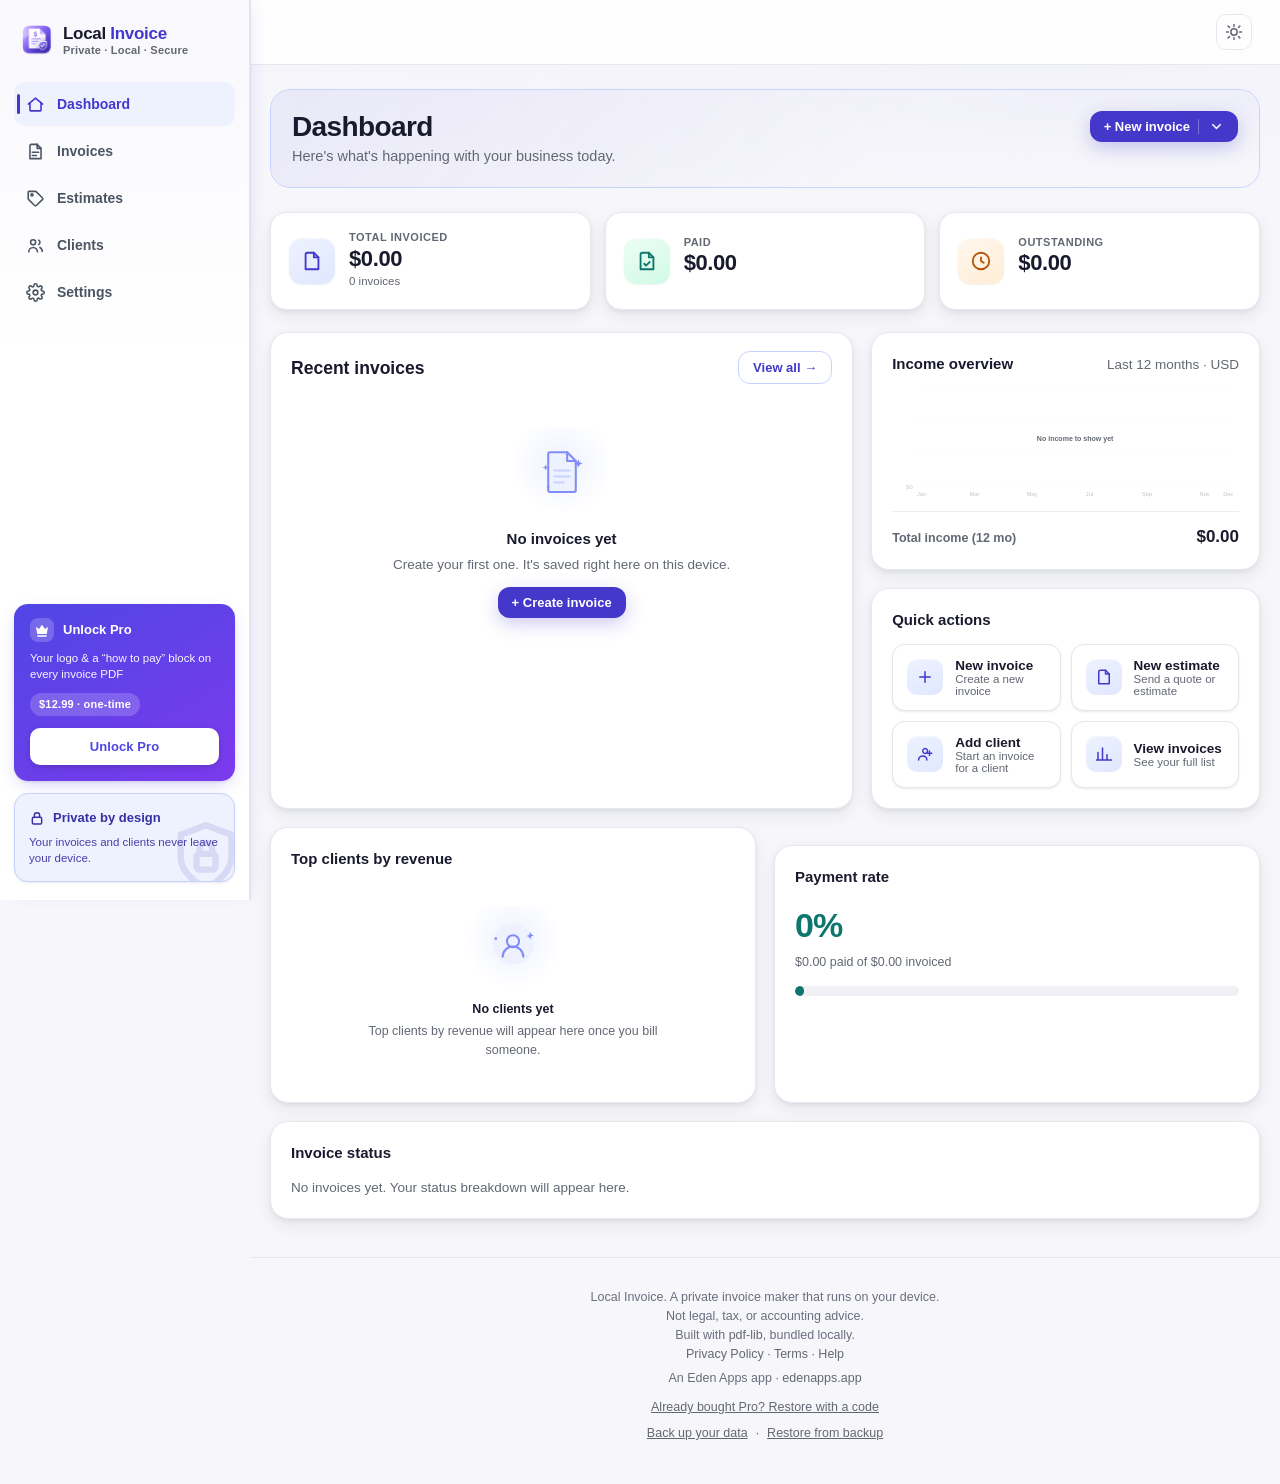
<file: index.html>
<!DOCTYPE html>
<html lang="en">
<head>
  <meta charset="UTF-8">
  <meta http-equiv="Content-Security-Policy" content="default-src 'self'; script-src 'self' https://js.stripe.com; style-src 'self' 'unsafe-inline'; img-src 'self' data: blob: https://da08ctfrofx1b.cloudfront.net; font-src 'self'; connect-src 'self' https://api.revenuecat.com https://e.revenue.cat https://js.stripe.com; worker-src 'self' blob:; frame-src https://js.stripe.com; child-src 'self' blob:; object-src 'none'; base-uri 'self'; form-action 'none'">
  <meta name="viewport" content="width=device-width, initial-scale=1.0, viewport-fit=cover">
  <title>Local Invoice: Private Invoice Maker</title>
  <meta name="description" content="Create and send professional invoices right on your device. Your clients, line items, and income never leave your device. No uploads, no accounts, no cross-app tracking.">
  <link rel="icon" href="assets/favicon.svg" type="image/svg+xml">
  <link rel="icon" type="image/png" sizes="32x32" href="assets/favicon-32.png">
  <link rel="icon" type="image/png" sizes="16x16" href="assets/favicon-16.png">
  <link rel="apple-touch-icon" href="assets/apple-touch-icon.png">
  <link rel="canonical" href="https://localinvoiceapp.com/">
  <meta name="theme-color" content="#ffffff" media="(prefers-color-scheme: light)">
  <meta name="theme-color" content="#0f1115" media="(prefers-color-scheme: dark)">
  <link rel="manifest" href="assets/manifest.webmanifest">
  <!-- Open Graph / social share -->
  <meta property="og:type" content="website">
  <meta property="og:site_name" content="Local Invoice">
  <meta property="og:url" content="https://localinvoiceapp.com/">
  <meta property="og:title" content="Local Invoice: Private invoices that never leave your device">
  <meta property="og:description" content="Create and send professional invoices right on your device. Your clients, line items, and income never leave your device. No uploads, no accounts, no cross-app tracking.">
  <meta property="og:image" content="https://localinvoiceapp.com/assets/og-image.png">
  <meta property="og:image:width" content="1200">
  <meta property="og:image:height" content="630">
  <meta property="og:image:alt" content="Local Invoice: private, on your device">
  <meta name="twitter:card" content="summary_large_image">
  <meta name="twitter:title" content="Local Invoice: Private invoices that never leave your device">
  <meta name="twitter:description" content="Create and send professional invoices right on your device. Your clients, line items, and income never leave your device. No uploads, no accounts, no cross-app tracking.">
  <meta name="twitter:image" content="https://localinvoiceapp.com/assets/og-image.png">
  <!-- Applies the saved theme before first paint (external file to satisfy the strict CSP). -->
  <script src="theme-init.js?v=b00b656581"></script>
  <link rel="stylesheet" href="styles.css?v=b00b656581">
  <script type="application/ld+json">{"@context":"https://schema.org","@type":"SoftwareApplication","name":"Local Invoice","url":"https://localinvoiceapp.com/","description":"Create and send professional invoices right on your device. Your clients, line items, and income never leave your device — no uploads, no accounts, no cross-app tracking.","applicationCategory":"FinanceApplication","operatingSystem":"Web, iOS","isAccessibleForFree":true,"browserRequirements":"Requires JavaScript. Runs on your device — no account, no upload.","publisher":{"@type":"Organization","name":"Local Invoice"}}</script>
</head>
<body>
  <a class="skip-link" href="#appMain">Skip to content</a>
  <div class="app-shell">
    <!-- ── Sidebar nav ─────────────────────────────────────────────── -->
    <aside class="sidebar" id="sidebar">
      <div class="sidebar-brand" id="logo" role="button" tabindex="0" aria-label="Local Invoice: go to dashboard">
        <img src="assets/brand-icon-512.png" alt="Local Invoice logo" class="brand-logo" width="30" height="30">
        <div class="sidebar-brand-text">
          <b>Local <span class="wordmark-accent">Invoice</span></b>
          <span class="sidebar-brand-sub">Private · Local · Secure</span>
        </div>
      </div>

      <nav class="sidebar-nav" id="sidebarNav" aria-label="Main">
        <a class="nav-item" href="#/dashboard" data-route="dashboard">
          <svg aria-hidden="true" viewBox="0 0 24 24" fill="none" stroke="currentColor" stroke-width="2" stroke-linecap="round" stroke-linejoin="round"><path d="M3 11.5 12 4l9 7.5"/><path d="M5 10v9a1 1 0 0 0 1 1h12a1 1 0 0 0 1-1v-9"/></svg>
          <span>Dashboard</span>
        </a>
        <a class="nav-item" href="#/invoices" data-route="invoices">
          <svg aria-hidden="true" viewBox="0 0 24 24" fill="none" stroke="currentColor" stroke-width="2" stroke-linecap="round" stroke-linejoin="round"><path d="M7 3h7l5 5v13a0 0 0 0 1 0 0H5a0 0 0 0 1 0 0V5a2 2 0 0 1 2-2z"/><path d="M14 3v5h5"/><path d="M8 13h8M8 17h5"/></svg>
          <span>Invoices</span>
        </a>
        <a class="nav-item nav-estimates" href="#/estimates" data-route="estimates">
          <svg aria-hidden="true" viewBox="0 0 24 24" fill="none" stroke="currentColor" stroke-width="2" stroke-linecap="round" stroke-linejoin="round"><path d="M20.6 13.4 13.4 20.6a2 2 0 0 1-2.8 0l-7.2-7.2a2 2 0 0 1-.6-1.4V4a1 1 0 0 1 1-1h7.9a2 2 0 0 1 1.4.6l7.5 7.5a2 2 0 0 1 0 2.8z"/><circle cx="7.5" cy="7.5" r="1.3"/></svg>
          <span>Estimates</span>
        </a>
        <a class="nav-item" href="#/clients" data-route="clients">
          <svg aria-hidden="true" viewBox="0 0 24 24" fill="none" stroke="currentColor" stroke-width="2" stroke-linecap="round" stroke-linejoin="round"><circle cx="9" cy="8" r="3.2"/><path d="M3.5 20a5.5 5.5 0 0 1 11 0"/><path d="M16 5.2a3.2 3.2 0 0 1 0 5.6"/><path d="M17.5 14.5a5.5 5.5 0 0 1 3 5"/></svg>
          <span>Clients</span>
        </a>
        <a class="nav-item" href="#/settings" data-route="settings">
          <svg aria-hidden="true" viewBox="0 0 24 24" fill="none" stroke="currentColor" stroke-width="2" stroke-linecap="round" stroke-linejoin="round"><circle cx="12" cy="12" r="3"/><path d="M19.4 15a1.65 1.65 0 0 0 .33 1.82l.06.06a2 2 0 1 1-2.83 2.83l-.06-.06a1.65 1.65 0 0 0-1.82-.33 1.65 1.65 0 0 0-1 1.51V21a2 2 0 0 1-4 0v-.09A1.65 1.65 0 0 0 9 19.4a1.65 1.65 0 0 0-1.82.33l-.06.06a2 2 0 1 1-2.83-2.83l.06-.06a1.65 1.65 0 0 0 .33-1.82 1.65 1.65 0 0 0-1.51-1H3a2 2 0 0 1 0-4h.09A1.65 1.65 0 0 0 4.6 9a1.65 1.65 0 0 0-.33-1.82l-.06-.06a2 2 0 1 1 2.83-2.83l.06.06a1.65 1.65 0 0 0 1.82.33H9a1.65 1.65 0 0 0 1-1.51V3a2 2 0 0 1 4 0v.09a1.65 1.65 0 0 0 1 1.51 1.65 1.65 0 0 0 1.82-.33l.06-.06a2 2 0 1 1 2.83 2.83l-.06.06a1.65 1.65 0 0 0-.33 1.82V9a1.65 1.65 0 0 0 1.51 1H21a2 2 0 0 1 0 4h-.09a1.65 1.65 0 0 0-1.51 1z"/></svg>
          <span>Settings</span>
        </a>
      </nav>

      <div class="sidebar-foot">
        <!-- Unlock Pro card is rendered imperatively into this slot by app.js
             (renderUnlockProCard) and hidden entirely for Pro owners. -->
        <div id="unlockProSlot"></div>
        <div class="privacy-card">
          <div class="privacy-card-head">
            <svg aria-hidden="true" viewBox="0 0 24 24" fill="none" stroke="currentColor" stroke-width="2.2" stroke-linecap="round" stroke-linejoin="round"><rect x="5" y="11" width="14" height="10" rx="2"/><path d="M8 11V8a4 4 0 0 1 8 0v3"/></svg>
            <b>Private by design</b>
          </div>
          <p>Your invoices and clients never leave your device.</p>
        </div>
      </div>
    </aside>

    <!-- ── Main column ─────────────────────────────────────────────── -->
    <div class="app-col">
      <div class="topbar">
        <button type="button" class="nav-toggle" id="navToggle" aria-label="Toggle navigation" aria-expanded="false">
          <svg aria-hidden="true" viewBox="0 0 24 24" fill="none" stroke="currentColor" stroke-width="2.2" stroke-linecap="round" stroke-linejoin="round"><path d="M4 6h16M4 12h16M4 18h16"/></svg>
        </button>
        <div class="topbar-right">
          <button type="button" id="unlockProTopbar" class="topbar-unlock-pro pro-owned" aria-label="Unlock Local Invoice Pro, $12.99 one-time">
            <svg viewBox="0 0 24 24" fill="currentColor" aria-hidden="true"><path d="M3 7l4.5 3.5L12 4l4.5 6.5L21 7l-1.8 11H4.8L3 7zm2 13h14v1.5a.5.5 0 0 1-.5.5h-13a.5.5 0 0 1-.5-.5V20z"/></svg>
            <span>Unlock Pro</span>
          </button>
          <button type="button" id="newInvoiceBtn" class="btn sm topbar-new">+ New invoice</button>
          <button type="button" id="themeToggle" class="theme-toggle" aria-label="Switch theme">
            <svg class="theme-icon-sun" aria-hidden="true" viewBox="0 0 24 24" fill="none" stroke="currentColor" stroke-width="2" stroke-linecap="round" stroke-linejoin="round"><circle cx="12" cy="12" r="4.2"/><path d="M12 2v2.5M12 19.5V22M4.2 4.2l1.8 1.8M18 18l1.8 1.8M2 12h2.5M19.5 12H22M4.2 19.8 6 18M18 6l1.8-1.8"/></svg>
            <svg class="theme-icon-moon" aria-hidden="true" viewBox="0 0 24 24" fill="none" stroke="currentColor" stroke-width="2" stroke-linecap="round" stroke-linejoin="round"><path d="M21 12.8A9 9 0 1 1 11.2 3a7 7 0 0 0 9.8 9.8z"/></svg>
          </button>
        </div>
      </div>

      <main class="app-main" id="appMain" tabindex="-1">
        <!-- ── DASHBOARD ROUTE ─────────────────────────────────────── -->
        <section id="view-dashboard" class="route-view"></section>

        <!-- ── INVOICES ROUTE ──────────────────────────────────────── -->
        <section id="view-invoices" class="route-view hidden"></section>

        <!-- ── ESTIMATES ROUTE ─────────────────────────────────────── -->
        <section id="view-estimates" class="route-view hidden"></section>

        <!-- ── CLIENTS ROUTE ───────────────────────────────────────── -->
        <section id="view-clients" class="route-view hidden"></section>

        <!-- ── SETTINGS ROUTE ──────────────────────────────────────── -->
        <section id="view-settings" class="route-view hidden"></section>

        <!-- ── HUB (legacy list container — reused by list views) ───── -->
        <div id="hub" class="hidden">
          <div class="wrap">
            <div id="recurringPrompts" class="recurring-prompts hidden"></div>
            <div class="section-head">
              <h2>Your invoices</h2>
              <button type="button" id="insightsBtn" class="btn ghost sm hidden">Insights</button>
            </div>
            <div id="hubSummary" class="hub-summary hidden"></div>
            <div id="hubControls" class="hub-controls hidden"></div>
            <div id="invoiceList" class="invoice-list"></div>
            <div id="emptyState" class="empty hidden">
              <p>No invoices yet.</p>
              <p class="muted">Create your first one. It's saved right here on this device.</p>
            </div>
          </div>
        </div>

        <!-- ── INSIGHTS (legacy — folded into Dashboard, kept for reuse) ─ -->
        <div id="insights" class="insights hidden"></div>

        <!-- ── EDITOR (overlay route) ──────────────────────────────── -->
        <div id="editor" class="editor hidden"></div>

        <footer>
          Local Invoice. A private invoice maker that runs on your device.<br>
          Not legal, tax, or accounting advice.<br>
          Built with <a href="https://pdf-lib.js.org" target="_blank" rel="noopener">pdf-lib</a>, bundled locally.<br>
          <a href="privacy.html">Privacy Policy</a> · <a href="https://edenapps.app/terms.html" target="_blank" rel="noopener">Terms</a> · <a href="support.html">Help</a><br>
          <span class="eden-byline">An Eden Apps app · <a href="https://edenapps.app" target="_blank" rel="noopener">edenapps.app</a></span><br>
          <button type="button" id="footerRestoreLink" class="restore-link" style="margin-top: 8px;">Already bought Pro? Restore with a code</button>
          <button type="button" id="footerLicenseLink" class="restore-link hidden">View your Pro license card</button>
          <div class="footer-tools">
            <button type="button" id="footerBackupBtn" class="restore-link">Back up your data</button>
            <span aria-hidden="true">·</span>
            <button type="button" id="footerRestoreBackupBtn" class="restore-link">Restore from backup</button>
            <input type="file" id="vaultFileInput" accept=".json,application/json" class="hidden">
          </div>
        </footer>
      </main>
    </div>
    <div class="sidebar-scrim" id="sidebarScrim" hidden></div>
  </div>

  <!-- pdf-lib is lazy-loaded on first PDF export (see ensurePdfLib in app.js) -->
  <script src="billing.js?v=b00b656581"></script>
  <script src="app.js?v=b00b656581"></script>
</body>
</html>
</file>
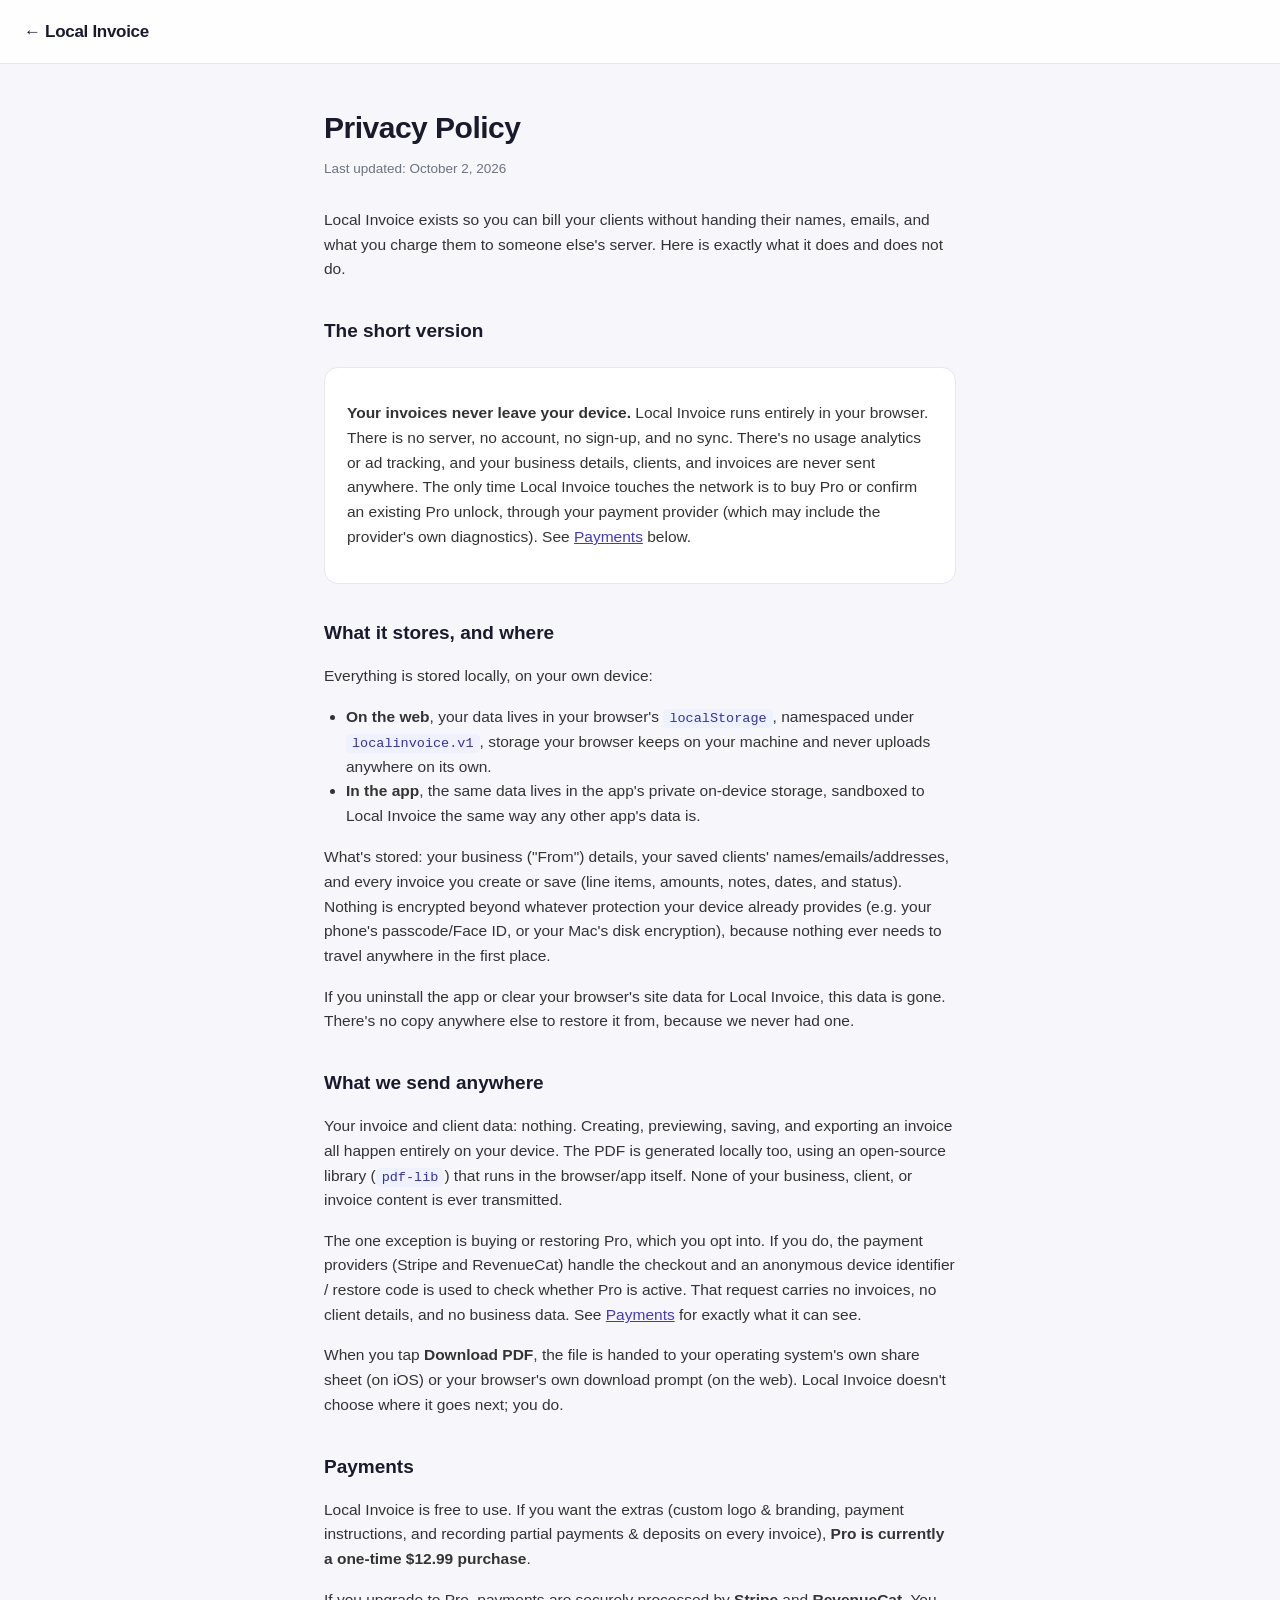
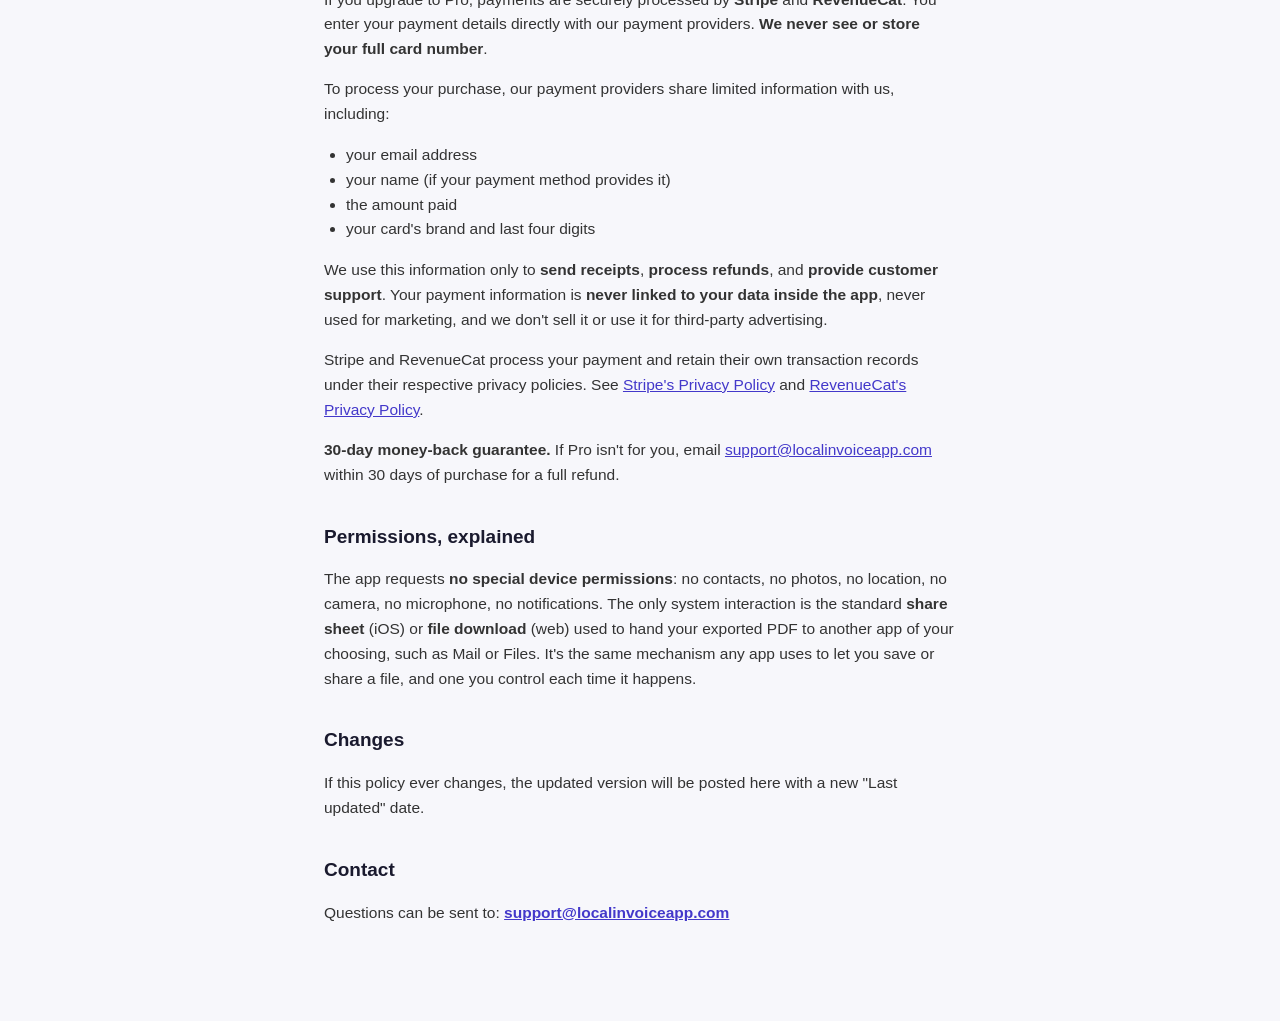
<file: privacy.html>
<!DOCTYPE html>
<html lang="en">
<head>
<meta charset="UTF-8">
<meta name="viewport" content="width=device-width, initial-scale=1, viewport-fit=cover">
<title>Local Invoice: Privacy Policy</title>
<meta name="description" content="Local Invoice privacy policy. Your invoices, clients, and business data stay on your device. No server, no account, no ads, no cross-app tracking.">
<link rel="canonical" href="https://localinvoiceapp.com/privacy.html">
<link rel="icon" href="assets/favicon.svg">
<script>try{var n=(window.Capacitor&&typeof window.Capacitor.isNativePlatform==='function'&&window.Capacitor.isNativePlatform())||location.protocol==='capacitor:'||location.hostname==='localhost'||/[?&]native=1/.test(location.search);if(n)document.documentElement.className+=' native';}catch(e){}</script>
<style>
  :root {
    --brand: #4338ca; --brand-dark: #3730a3; --brand-soft: #eef2ff;
    --ink: #1a1a2e; --muted: #6b7280; --line: #e7e8ee; --bg: #f7f7fb; --card: #ffffff;
  }
  * { box-sizing: border-box; }
  body {
    font-family: -apple-system, BlinkMacSystemFont, "Segoe UI", Roboto, sans-serif;
    color: var(--ink); background: var(--bg); margin: 0; line-height: 1.6;
  }
  .topbar {
    padding: max(18px, env(safe-area-inset-top)) max(24px, env(safe-area-inset-right)) 18px max(24px, env(safe-area-inset-left));
    border-bottom: 1px solid var(--line); background: rgba(255,255,255,.85);
    backdrop-filter: saturate(180%) blur(12px); position: sticky; top: 0;
  }
  .topbar a { color: var(--ink); text-decoration: none; font-weight: 800; font-size: 17px; letter-spacing: -.3px; }
  main { max-width: 680px; margin: 0 auto; padding: 40px 24px 80px; }
  h1 { font-size: 30px; letter-spacing: -.5px; margin: 0 0 6px; }
  .updated { color: var(--muted); font-size: 13.5px; margin-bottom: 28px; }
  h2 { font-size: 19px; margin: 34px 0 10px; }
  p, li { color: #333; font-size: 15.5px; }
  /* Platform-aware payment copy: web shows Stripe, the iOS app shows Apple In-App Purchase. */
  .only-ios { display: none; }
  html.native .only-web { display: none; }
  html.native .only-ios { display: block; }
  ul { padding-left: 22px; }
  code {
    background: var(--brand-soft); color: var(--brand-dark);
    padding: 2px 6px; border-radius: 5px; font-size: 13.5px;
  }
  a { color: var(--brand); }
  .card {
    background: var(--card); border: 1px solid var(--line); border-radius: 14px;
    padding: 18px 22px; margin: 20px 0;
  }
  @media (prefers-color-scheme: dark) {
    :root {
      --brand: #818cf8; --brand-dark: #a5b4fc; --brand-soft: #262a3d;
      --ink: #e8e8ed; --muted: #9aa0b0; --line: #2c2e38; --bg: #15161a; --card: #1c1d22;
    }
    .topbar { background: rgba(21,22,26,.85); }
    p, li { color: #c6c9d3; }
  }
</style>
</head>
<body>
  <div class="topbar"><a href="./">← Local Invoice</a></div>
  <main>
    <h1>Privacy Policy</h1>
    <div class="updated">Last updated: October 2, 2026</div>

    <p>Local Invoice exists so you can bill your clients without handing their names, emails, and what you charge them to someone else's server. Here is exactly what it does and does not do.</p>

    <h2>The short version</h2>
    <div class="card">
      <p class="only-web"><strong>Your invoices never leave your device.</strong> Local Invoice runs entirely in your browser. There is no server, no account, no sign-up, and no sync. There's no usage analytics or ad tracking, and your business details, clients, and invoices are never sent anywhere. The only time Local Invoice touches the network is to buy Pro or confirm an existing Pro unlock, through your payment provider (which may include the provider's own diagnostics). See <a href="#payments">Payments</a> below.</p>
      <p class="only-ios"><strong>Your invoices never leave your device.</strong> Local Invoice runs entirely on your device. There is no server, no account, no sign-up, and no sync. There's no usage analytics or ad tracking, and your business details, clients, and invoices are never sent anywhere. To manage Pro, the app checks your purchase status with RevenueCat (and Apple's App Store) using a random identifier, which may include the provider's own diagnostics; nothing you create is ever sent. See <a href="#payments">Payments</a> below.</p>
    </div>

    <h2>What it stores, and where</h2>
    <p>Everything is stored locally, on your own device:</p>
    <ul>
      <li><strong>On the web</strong>, your data lives in your browser's <code>localStorage</code>, namespaced under <code>localinvoice.v1</code>, storage your browser keeps on your machine and never uploads anywhere on its own.</li>
      <li><strong>In the app</strong>, the same data lives in the app's private on-device storage, sandboxed to Local Invoice the same way any other app's data is.</li>
    </ul>
    <p>What's stored: your business ("From") details, your saved clients' names/emails/addresses, and every invoice you create or save (line items, amounts, notes, dates, and status). Nothing is encrypted beyond whatever protection your device already provides (e.g. your phone's passcode/Face ID, or your Mac's disk encryption), because nothing ever needs to travel anywhere in the first place.</p>
    <p>If you uninstall the app or clear your browser's site data for Local Invoice, this data is gone. There's no copy anywhere else to restore it from, because we never had one.</p>

    <h2>What we send anywhere</h2>
    <p>Your invoice and client data: nothing. Creating, previewing, saving, and exporting an invoice all happen entirely on your device. The PDF is generated locally too, using an open-source library (<code>pdf-lib</code>) that runs in the browser/app itself. None of your business, client, or invoice content is ever transmitted.</p>
    <p class="only-web">The one exception is buying or restoring Pro, which you opt into. If you do, the payment providers (Stripe and RevenueCat) handle the checkout and an anonymous device identifier / restore code is used to check whether Pro is active. That request carries no invoices, no client details, and no business data. See <a href="#payments">Payments</a> for exactly what it can see.</p>
    <p class="only-ios">The one exception is Pro. On iPhone and iPad, Apple handles the purchase through the App Store, and the app confirms with RevenueCat whether Pro is active, at launch, when you try a Pro feature, and when you buy or restore, using a random identifier. That check carries no invoices, no client details, and no business data. See <a href="#payments">Payments</a> for exactly what it can see.</p>
    <p>When you tap <strong>Download PDF</strong>, the file is handed to your operating system's own share sheet (on iOS) or your browser's own download prompt (on the web). Local Invoice doesn't choose where it goes next; you do.</p>
    <!-- Payments is platform-aware: .only-web = Stripe (web billing); .only-ios = Apple In-App Purchase (iPhone/iPad). Toggled by the html.native class set in <head>. -->
    <h2 id="payments">Payments</h2>
    <p>Local Invoice is free to use. If you want the extras (custom logo &amp; branding, payment instructions, and recording partial payments &amp; deposits on every invoice), <strong>Pro is currently a one-time $12.99 purchase</strong>.</p>
    <div class="only-web">
    <p>If you upgrade to Pro, payments are securely processed by <strong>Stripe</strong> and <strong>RevenueCat</strong>. You enter your payment details directly with our payment providers. <strong>We never see or store your full card number</strong>.</p>
    <p>To process your purchase, our payment providers share limited information with us, including:</p>
    <ul>
      <li>your email address</li>
      <li>your name (if your payment method provides it)</li>
      <li>the amount paid</li>
      <li>your card&#39;s brand and last four digits</li>
    </ul>
    <p>We use this information only to <strong>send receipts</strong>, <strong>process refunds</strong>, and <strong>provide customer support</strong>. Your payment information is <strong>never linked to your data inside the app</strong>, never used for marketing, and we don't sell it or use it for third-party advertising.</p>
    <p>Stripe and RevenueCat process your payment and retain their own transaction records under their respective privacy policies. See <a href="https://stripe.com/privacy" target="_blank" rel="noopener">Stripe&#39;s Privacy Policy</a> and <a href="https://www.revenuecat.com/privacy" target="_blank" rel="noopener">RevenueCat&#39;s Privacy Policy</a>.</p>
    <p><strong>30-day money-back guarantee.</strong> If Pro isn't for you, email <a href="mailto:support@localinvoiceapp.com">support@localinvoiceapp.com</a> within 30 days of purchase for a full refund.</p>
    </div>
    <div class="only-ios">
    <p>On iPhone and iPad, Pro is sold through the <strong>App Store using Apple&#39;s In-App Purchase</strong>. Apple handles the entire checkout and shows the price in your local currency. You pay with your Apple Account. <strong>We never see or handle your card, and we never receive your name or email.</strong></p>
    <p>From Apple we receive <strong>anonymized sales totals</strong> (how many, not who). The app checks with RevenueCat whether Pro is active on your device. What goes to RevenueCat: a random identifier RevenueCat makes for this installation; Apple's identifier for this app on this device (the "identifier for vendor": iOS gives the same one to apps from the same developer on one device, and it is not your Apple Account); your device model, iOS version and the app's version; your preferred languages and your App Store country; and, once you buy or restore, the App Store's record of the purchase. As with any connection, RevenueCat also sees your IP address. None of this includes anything you create in the app. It is never used for marketing, and we don't sell it or use it for third-party advertising.</p>
    <p><strong>Your receipt comes from Apple, and any refund is handled by Apple</strong>, not by us. To request a refund, use Apple&#39;s own process at <a href="https://reportaproblem.apple.com" target="_blank" rel="noopener">reportaproblem.apple.com</a>. RevenueCat verifies your purchase on our behalf under its <a href="https://www.revenuecat.com/privacy" target="_blank" rel="noopener">Privacy Policy</a>.</p>
    </div>

    <h2>Permissions, explained</h2>
    <p>The app requests <strong>no special device permissions</strong>: no contacts, no photos, no location, no camera, no microphone, no notifications. The only system interaction is the standard <strong>share sheet</strong> (iOS) or <strong>file download</strong> (web) used to hand your exported PDF to another app of your choosing, such as Mail or Files. It's the same mechanism any app uses to let you save or share a file, and one you control each time it happens.</p>

    <h2>Changes</h2>
    <p>If this policy ever changes, the updated version will be posted here with a new "Last updated" date.</p>

    <h2>Contact</h2>
    <p>Questions can be sent to: <strong><a href="mailto:support@localinvoiceapp.com">support@localinvoiceapp.com</a></strong></p>
  </main>
</body>
</html>
</file>
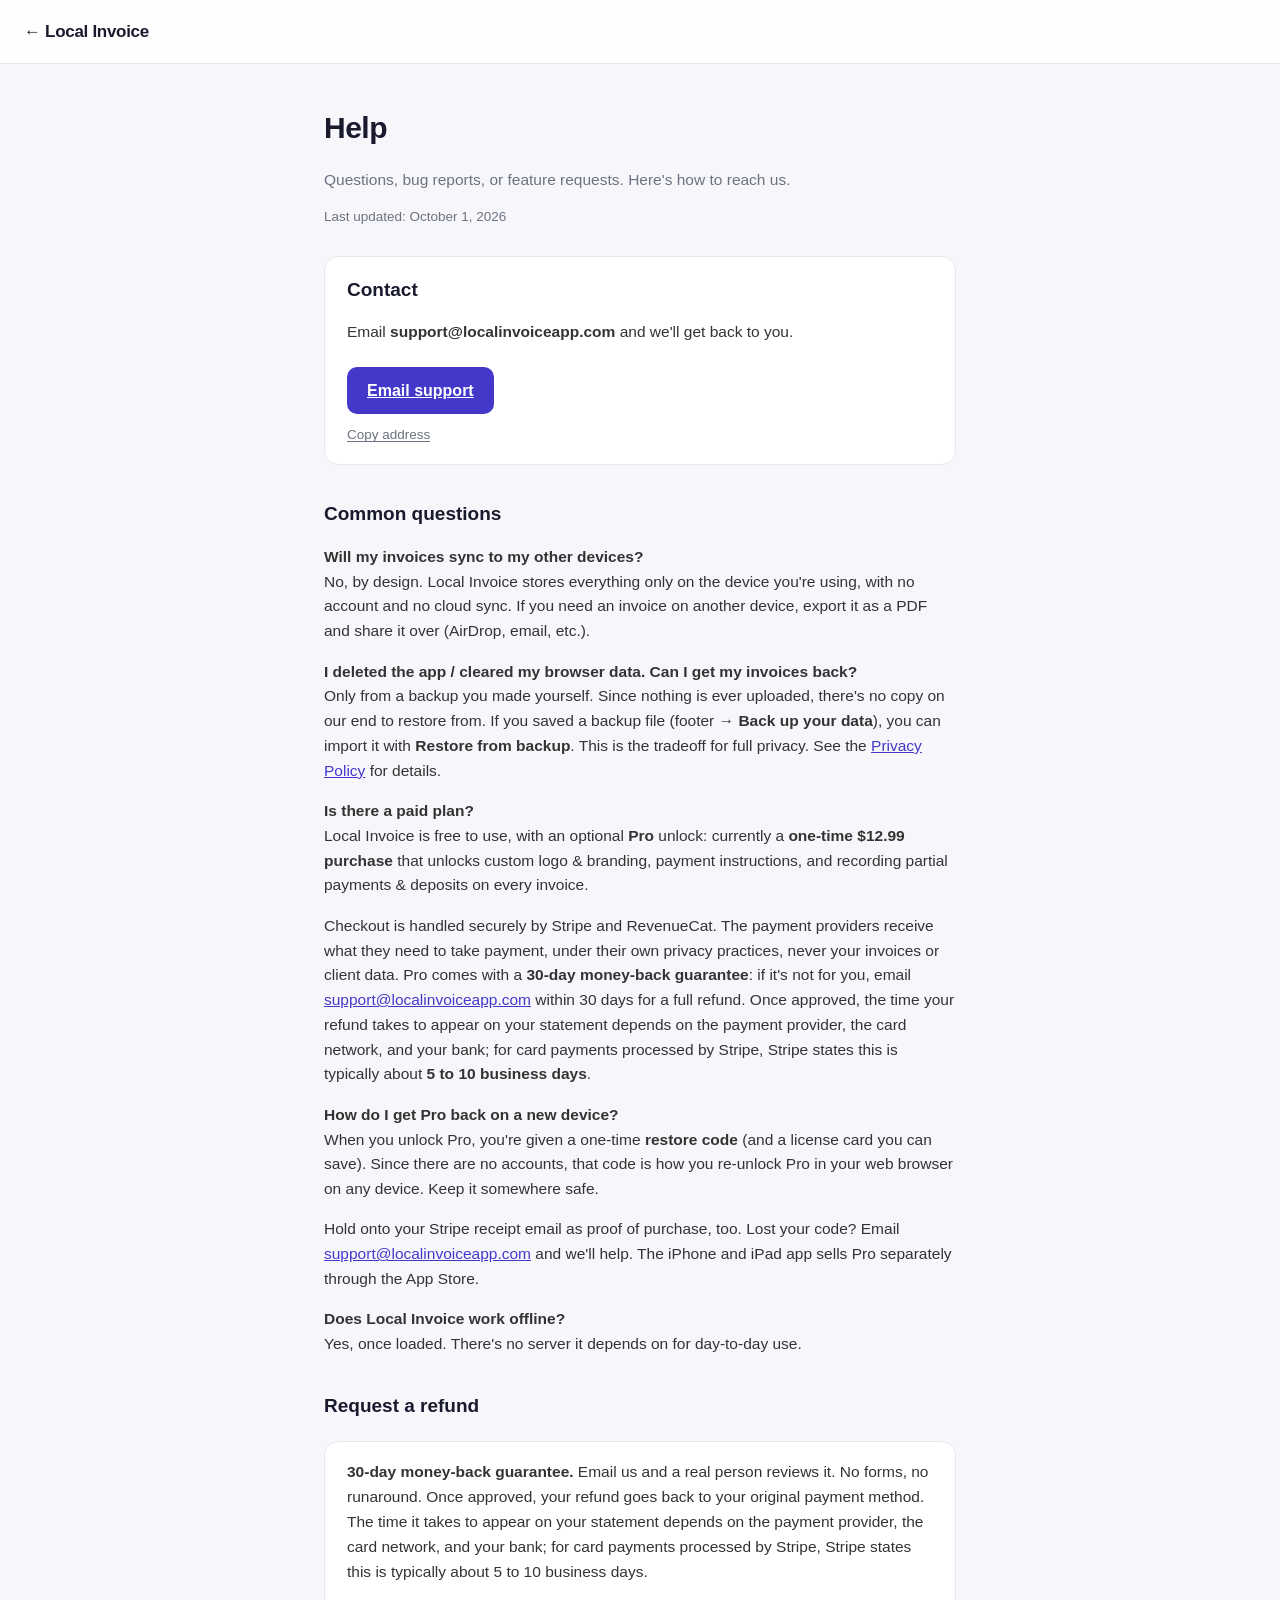
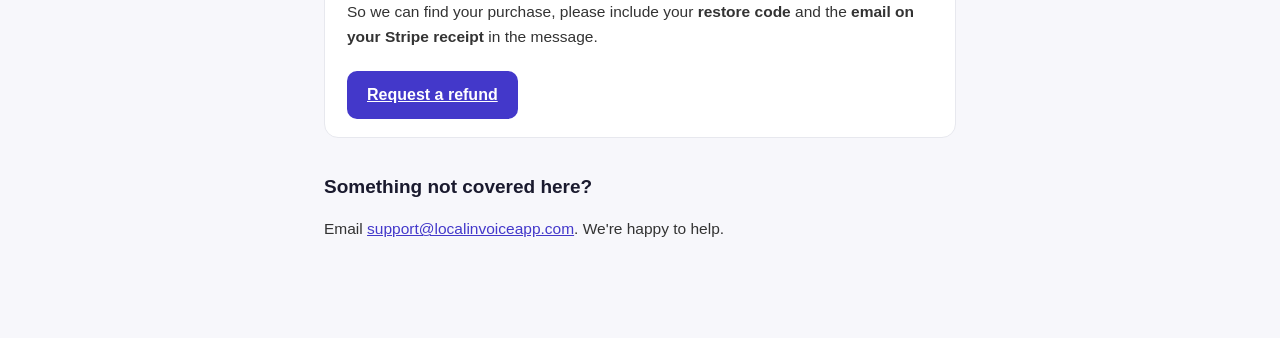
<file: support.html>
<!DOCTYPE html>
<html lang="en">
<head>
<meta charset="UTF-8">
<meta name="viewport" content="width=device-width, initial-scale=1, viewport-fit=cover">
<title>Local Invoice: Help</title>
<meta name="description" content="Support for Local Invoice. How to reach us, common questions about syncing and backups, and how Pro purchases, restores, and refunds work.">
<link rel="canonical" href="https://localinvoiceapp.com/support.html">
<link rel="icon" href="assets/favicon.svg">
<script>try{var n=(window.Capacitor&&typeof window.Capacitor.isNativePlatform==='function'&&window.Capacitor.isNativePlatform())||location.protocol==='capacitor:'||location.hostname==='localhost'||/[?&]native=1/.test(location.search);if(n)document.documentElement.className+=' native';}catch(e){}</script>
<style>
  /* Platform-aware payment/refund copy: web shows Stripe + email-us; the iOS app shows Apple refunds. */
  .only-ios { display: none; }
  html.native .only-web { display: none; }
  html.native .only-ios { display: block; }
  :root {
    --brand: #4338ca; --brand-dark: #3730a3; --brand-soft: #eef2ff;
    --ink: #1a1a2e; --muted: #6b7280; --line: #e7e8ee; --bg: #f7f7fb; --card: #ffffff;
  }
  * { box-sizing: border-box; }
  body {
    font-family: -apple-system, BlinkMacSystemFont, "Segoe UI", Roboto, sans-serif;
    color: var(--ink); background: var(--bg); margin: 0; line-height: 1.6;
  }
  .topbar {
    padding: max(18px, env(safe-area-inset-top)) max(24px, env(safe-area-inset-right)) 18px max(24px, env(safe-area-inset-left));
    border-bottom: 1px solid var(--line); background: rgba(255,255,255,.85);
    backdrop-filter: saturate(180%) blur(12px); position: sticky; top: 0;
  }
  .topbar a { color: var(--ink); text-decoration: none; font-weight: 800; font-size: 17px; letter-spacing: -.3px; }
  main { max-width: 680px; margin: 0 auto; padding: 40px 24px 80px; }
  h1 { font-size: 30px; letter-spacing: -.5px; margin: 0 0 6px; }
  .sub { color: var(--muted); font-size: 15.5px; margin-bottom: 28px; }
  h2 { font-size: 19px; margin: 34px 0 10px; }
  p, li { color: #333; font-size: 15.5px; }
  ul { padding-left: 22px; }
  a { color: var(--brand); }
  .card {
    background: var(--card); border: 1px solid var(--line); border-radius: 14px;
    padding: 18px 22px; margin: 20px 0;
  }
  .btn {
    display: inline-block; background: var(--brand); color: #fff; font-weight: 700;
    padding: 11px 20px; border-radius: 10px; margin-top: 6px;
  }
  .btn-copy {
    display: block; background: none; border: none; padding: 0; margin: 10px 0 0;
    color: var(--muted); font: inherit; font-size: 13.5px; cursor: pointer;
    text-decoration: underline; text-underline-offset: 2px;
  }
  @media (prefers-color-scheme: dark) {
    :root {
      --brand: #818cf8; --brand-dark: #a5b4fc; --brand-soft: #262a3d;
      --ink: #e8e8ed; --muted: #9aa0b0; --line: #2c2e38; --bg: #15161a; --card: #1c1d22;
    }
    .topbar { background: rgba(21,22,26,.85); }
    p, li { color: #c6c9d3; }
    .btn { background: #6d5ef0; } /* deeper indigo fill so white text stays AA (matches the app's --brand-fill) */
  }
</style>
</head>
<body>
  <div class="topbar"><a href="./">← Local Invoice</a></div>
  <main>
    <h1>Help</h1>
    <p class="sub" style="margin-bottom:6px">Questions, bug reports, or feature requests. Here's how to reach us.</p>
    <p class="sub" style="font-size:13.5px">Last updated: October 1, 2026</p>

    <div class="card">
      <h2 style="margin-top:0">Contact</h2>
      <p>Email <strong>support@localinvoiceapp.com</strong> and we'll get back to you.</p>
      <a class="btn" href="mailto:support@localinvoiceapp.com">Email support</a>
      <button class="btn-copy" type="button" onclick="copySupportAddress(this)">Copy address</button>
    </div>

    <h2>Common questions</h2>

    <p><strong>Will my invoices sync to my other devices?</strong><br>
    No, by design. Local Invoice stores everything only on the device you're using, with no account and no cloud sync. If you need an invoice on another device, export it as a PDF and share it over (AirDrop, email, etc.).</p>

    <p><strong>I deleted the app / cleared my browser data. Can I get my invoices back?</strong><br>
    Only from a backup you made yourself. Since nothing is ever uploaded, there's no copy on our end to restore from. If you saved a backup file (footer → <strong>Back up your data</strong>), you can import it with <strong>Restore from backup</strong>. This is the tradeoff for full privacy. See the <a href="privacy.html">Privacy Policy</a> for details.</p>

    <p><strong>Is there a paid plan?</strong><br>
    Local Invoice is free to use, with an optional <strong>Pro</strong> unlock: currently a <strong>one-time $12.99 purchase</strong> that unlocks custom logo &amp; branding, payment instructions, and recording partial payments &amp; deposits on every invoice.</p>
    <p class="only-web">Checkout is handled securely by Stripe and RevenueCat. The payment providers receive what they need to take payment, under their own privacy practices, never your invoices or client data. Pro comes with a <strong>30-day money-back guarantee</strong>: if it's not for you, email <a href="mailto:support@localinvoiceapp.com">support@localinvoiceapp.com</a> within 30 days for a full refund. Once approved, the time your refund takes to appear on your statement depends on the payment provider, the card network, and your bank; for card payments processed by Stripe, Stripe states this is typically about <strong>5 to 10 business days</strong>.</p>
    <p class="only-ios">On iPhone and iPad, checkout is handled by <strong>Apple</strong> through the App Store, which shows the price in your local currency. We never see your card, name, or email. If Pro isn't for you, you can <strong>request a refund from Apple</strong> at <a href="https://reportaproblem.apple.com" target="_blank" rel="noopener">reportaproblem.apple.com</a>; Apple handles refunds for App Store purchases under its own policies.</p>

    <p class="only-web"><strong>How do I get Pro back on a new device?</strong><br>
    When you unlock Pro, you're given a one-time <strong>restore code</strong> (and a license card you can save). Since there are no accounts, that code is how you re-unlock Pro in your web browser on any device. Keep it somewhere safe.</p>
    <p class="only-web">Hold onto your Stripe receipt email as proof of purchase, too. Lost your code? Email <a href="mailto:support@localinvoiceapp.com">support@localinvoiceapp.com</a> and we'll help. The iPhone and iPad app sells Pro separately through the App Store.</p>
    <p class="only-ios"><strong>How do I get Pro back on a new device?</strong><br>
    Tap <strong>Restore Purchases</strong> and sign in with the Apple Account you bought Pro with. Apple brings your purchase back. Your Apple receipt is your proof of purchase. Bought Pro on the web instead? Web and App Store purchases are separate. Your restore code works in your browser.</p>

    <p><strong>Does Local Invoice work offline?</strong><br>
    Yes, once loaded. There's no server it depends on for day-to-day use.</p>

    <h2>Request a refund</h2>
    <div class="card">
      <div class="only-web">
      <p style="margin-top:0"><strong>30-day money-back guarantee.</strong> Email us and a real person reviews it. No forms, no runaround. Once approved, your refund goes back to your original payment method. The time it takes to appear on your statement depends on the payment provider, the card network, and your bank; for card payments processed by Stripe, Stripe states this is typically about 5 to 10 business days.</p>
      <p>So we can find your purchase, please include your <strong>restore code</strong> and the <strong>email on your Stripe receipt</strong> in the message.</p>
      <a class="btn" href="mailto:support@localinvoiceapp.com?subject=Refund%20request%3A%20Local%20Invoice%20Pro&body=Hi%2C%0A%0AI'd%20like%20to%20request%20a%20refund%20for%20Local%20Invoice%20Pro.%0A%0AMy%20restore%20code%3A%20%0AEmail%20on%20my%20Stripe%20receipt%3A%20%0AReason%20(optional)%3A%20%0A%0AThanks.%20I%20understand%20a%20real%20person%20will%20review%20this%20and%20reply.%0A">Request a refund</a>
      </div>
      <div class="only-ios">
      <p style="margin-top:0"><strong>Refunds on iPhone &amp; iPad are handled by Apple.</strong> Apple manages all App Store purchases, so refund requests go directly to Apple. Apple handles refunds for App Store purchases under its own policies.</p>
      <a class="btn" href="https://reportaproblem.apple.com" target="_blank" rel="noopener">Request a refund from Apple</a>
      </div>
    </div>

    <h2>Something not covered here?</h2>
    <p>Email <a href="mailto:support@localinvoiceapp.com">support@localinvoiceapp.com</a>. We're happy to help.</p>
  </main>
  <script>
  function copySupportAddress(btn) {
    var addr = 'support@localinvoiceapp.com';
    function done() {
      btn.textContent = 'Copied';
      btn.disabled = true;
      setTimeout(function () { btn.textContent = 'Copy address'; btn.disabled = false; }, 2000);
    }
    function fallback() { window.prompt('Copy the address:', addr); }
    try {
      navigator.clipboard.writeText(addr).then(done, fallback);
    } catch (e) {
      fallback();
    }
  }
  </script>
</body>
</html>
</file>
<file: styles.css>
/* ── Local Invoice — private, in-browser invoice maker ─────────────── */
:root {
  --brand: #4338ca;
  --brand-dark: #3730a3;
  --brand-light: #818cf8;
  --brand-soft: #eef2ff;
  --brand-border: #c7d2fe;
  --ink: #1a1a2e;
  --muted: #626873;
  --line: #e7e8ee;
  --bg: #f7f7fb;
  --card: #ffffff;
  --ok: #0f766e;
  --danger: #b91c1c;
  /* ── Shadow ladder (Elevation v1) ──────────────────────────────────
     Soft, layered, low-opacity rungs shared across the four sibling apps.
     sm = resting cards, md = hovered/summary surfaces, lg = modals/popovers.
     --shadow is retained (mapped to sm) so existing references stay valid. */
  --shadow-sm: 0 1px 2px rgba(16,24,40,.04), 0 1px 3px rgba(16,24,40,.06);
  --shadow-md: 0 2px 4px rgba(16,24,40,.05), 0 6px 16px rgba(16,24,40,.08);
  --shadow-lg: 0 12px 24px rgba(16,24,40,.10), 0 24px 56px rgba(16,24,40,.12);
  --shadow: var(--shadow-sm);
  /* Status chips (success / error). Tokenized so dark mode can override them;
     values below match the previous hard-coded light colors exactly. */
  --ok-bg: #ecfdf5;
  --err: #b91c1c;
  --err-bg: #fef2f2;
  /* Amber — honest "heads up, not an error" tone (mint-code fallback, warnings) */
  --amber-bg: #fffbeb;
  --amber-ink: #92600a;
  --amber-border: #fde68a;
  /* Topbar glass + input fill + subtle hovers — tokenized for dark mode.
     Light values are identical to what was previously hard-coded inline. */
  --topbar-bg: rgba(255,255,255,.85);
  --pill-bg: #f0fdf9;
  --pill-border: #99f6e4;
  --input-bg: #fbfbfd;
  --input-bg-focus: #ffffff;
  --chip-neutral-bg: #f1f1f5;
  --danger-soft-bg: #fee2e2;
  --footer-ink: #686e7d;
  --preview-line-soft: #f2f2f6;
  /* Fill color for solid brand controls that carry WHITE label text (primary
     button, active chips, active kind-toggle). Equals --brand in light mode;
     dark mode deepens it so white text keeps AA contrast without changing the
     --brand hue token (which is used for brand-colored TEXT elsewhere). */
  --brand-fill: var(--brand);
  /* Same idea for the destructive button fill under white text. */
  --danger-fill: var(--danger);

  /* ── Nav shell + app frame (re-skin v2) ──────────────────────────────
     Every new surface below carries an explicit dark value further down so
     the whole shell themes cleanly (the shipped dark mode only covered a few
     pills before this). All hues sit on the shipped --brand #4338ca ramp. */
  --sidebar-bg: #ffffff;
  --sidebar-border: #e7e8ee;
  --nav-ink: #4b5563;
  --nav-hover-bg: #f4f4fb;
  --nav-active-bg: #eef2ff;
  --nav-active-ink: #4338ca;
  --app-bg: #f7f7fb;
  --panel-head-ink: #1a1a2e;
  --scrim: rgba(20,20,40,.42);

  /* Stat tiles (dashboard + list headers) — soft tinted icon wells. */
  --stat-icon-brand-bg: #eef2ff; --stat-icon-brand-ink: #4338ca;
  --stat-icon-ok-bg: #ecfdf5;    --stat-icon-ok-ink: #0f766e;
  --stat-icon-warn-bg: #fff7ed;  --stat-icon-warn-ink: #b45309;
  --stat-icon-danger-bg: #fef2f2;--stat-icon-danger-ink: #b91c1c;
  --stat-icon-neutral-bg: #eef2f7;--stat-icon-neutral-ink: #475569;

  /* Status pills (list rows). Overdue/Draft/Outstanding/Pending/Inactive get
     explicit dark values below alongside the shipped Paid/Sent. */
  --pill-paid-bg: #ecfdf5;    --pill-paid-ink: #0f766e;
  --pill-sent-bg: #eef2ff;    --pill-sent-ink: #3730a3;
  --pill-draft-bg: #f1f1f5;   --pill-draft-ink: #565c68;
  --pill-overdue-bg: #fef2f2; --pill-overdue-ink: #b91c1c;
  --pill-pending-bg: #fff7ed; --pill-pending-ink: #b45309;
  --pill-inactive-bg: #f1f1f5;--pill-inactive-ink: #565c68;

  /* Table + side-panel surfaces. */
  --table-head-ink: #6b7280;
  --table-row-hover: #f7f7fb;
  --table-border: #eceef4;
  --sidepanel-bg: #ffffff;
  --sidepanel-border: #e7e8ee;

  /* Chart (line/area) — gridlines, axis, area gradient stops, line. */
  --chart-grid: #eceef4;
  --chart-axis-ink: #9ca3af;
  --chart-line: #4338ca;
  --chart-area-top: rgba(67,56,202,.20);
  --chart-area-bottom: rgba(67,56,202,.02);
  --chart-dot: #4338ca;

  /* ── Estimate accent (amber/gold) ───────────────────────────────────
     Estimates get their OWN colour family so they can never be mistaken for
     an indigo invoice. Sits beside the --brand ramp, not on it. --est is the
     solid badge/accent hue; --est-soft is the tinted surface; --est-ink is
     text on a soft surface; --est-on is label text ON a solid --est fill. */
  --est: #b45309;
  --est-soft: #fff7ed;
  --est-border: #fdba74;
  --est-ink: #92400e;
  --est-on: #ffffff;
}

/* ── Dark mode ─────────────────────────────────────────────────────────
   Opt-in overlay: only the app CHROME goes dark. The invoice preview is
   "paper" (it represents the exported PDF) and is deliberately kept LIGHT
   below so what the user sees matches what exports. */
[data-theme="dark"] {
  --brand: #818cf8;        /* lightened so it stays vivid & AA on dark chrome */
  --brand-dark: #a5b4fc;   /* used for text on dark → lighter than base brand */
  --brand-light: #a5b4fc;
  --brand-soft: #262a3d;   /* deep indigo-tinted surface */
  --brand-border: #3b3f57;
  --ink: #e8e8ed;
  --muted: #9aa0b0;
  --line: #2c2e38;
  --bg: #15161a;
  --card: #1c1d22;
  --ok: #34d399;
  --danger: #f87171;
  /* Dark-mode shadow ladder — higher opacity, cooler (blue-black) so raised
     surfaces still read against the near-black chrome. */
  --shadow-sm: 0 1px 2px rgba(0,0,0,.40), 0 1px 3px rgba(0,0,0,.34);
  --shadow-md: 0 2px 6px rgba(0,0,0,.45), 0 8px 20px rgba(0,0,0,.40);
  --shadow-lg: 0 14px 30px rgba(0,0,0,.55), 0 24px 60px rgba(0,0,0,.50);
  --shadow: var(--shadow-sm);
  --ok-bg: #10281f;
  --err: #fca5a5;
  --err-bg: #2a1416;
  --amber-bg: #2a2213;
  --amber-ink: #fcd34d;
  --amber-border: #4d3d18;
  --topbar-bg: rgba(21,22,26,.85);
  --pill-bg: #0f2820;
  --pill-border: #1e5045;
  --input-bg: #23252d;
  --input-bg-focus: #2a2c35;
  --chip-neutral-bg: #2a2c35;
  --danger-soft-bg: #3a1d1d;
  --footer-ink: #7a7f90;
  --preview-line-soft: #f2f2f6;
  /* Deeper indigo fill under white labels: white-on-#6d5ef0 ≈ 4.7:1 (AA),
     vs. only ~3.0:1 on the lighter --brand (#818cf8). --brand itself is left
     unchanged so brand-colored text stays vivid/AA on the dark chrome. */
  --brand-fill: #6d5ef0;
  /* Deeper red fill: white-on-#d23c3c ≈ 4.7:1 (AA), vs. ~2.8:1 on the lighter
     --danger (#f87171). --danger stays untouched for danger-colored TEXT. */
  --danger-fill: #d23c3c;

  /* ── Nav shell + app frame (dark) ─────────────────────────────────── */
  --sidebar-bg: #17181d;
  --sidebar-border: #2c2e38;
  --nav-ink: #aab0c0;
  --nav-hover-bg: #23252d;
  --nav-active-bg: #262a3d;
  --nav-active-ink: #a5b4fc;
  --app-bg: #15161a;
  --panel-head-ink: #e8e8ed;
  --scrim: rgba(0,0,0,.6);

  --stat-icon-brand-bg: #262a3d;  --stat-icon-brand-ink: #a5b4fc;
  --stat-icon-ok-bg: #10281f;     --stat-icon-ok-ink: #34d399;
  --stat-icon-warn-bg: #2a2213;   --stat-icon-warn-ink: #fbbf24;
  --stat-icon-danger-bg: #2a1416; --stat-icon-danger-ink: #fca5a5;
  --stat-icon-neutral-bg: #23252d;--stat-icon-neutral-ink: #cbd0dc;

  --pill-paid-bg: #10281f;    --pill-paid-ink: #34d399;
  --pill-sent-bg: #262a3d;    --pill-sent-ink: #a5b4fc;
  --pill-draft-bg: #2a2c35;   --pill-draft-ink: #aab0c0;
  --pill-overdue-bg: #2a1416; --pill-overdue-ink: #fca5a5;
  --pill-pending-bg: #2a2213; --pill-pending-ink: #fbbf24;
  --pill-inactive-bg: #2a2c35;--pill-inactive-ink: #aab0c0;

  --table-head-ink: #9aa0b0;
  --table-row-hover: #23252d;
  --table-border: #2c2e38;
  --sidepanel-bg: #1c1d22;
  --sidepanel-border: #2c2e38;

  --chart-grid: #2c2e38;
  --chart-axis-ink: #7a7f90;
  --chart-line: #a5b4fc;
  --chart-area-top: rgba(129,140,248,.28);
  --chart-area-bottom: rgba(129,140,248,.02);
  --chart-dot: #a5b4fc;

  /* Estimate accent (dark) — brightened amber that stays AA on dark chrome. */
  --est: #fbbf24;
  --est-soft: #2a2213;
  --est-border: #4d3d18;
  --est-ink: #fbbf24;
  --est-on: #1a1a2e;
}

/* Subtle theme transition on the root chrome; suppressed for reduced motion. */
@media (prefers-reduced-motion: no-preference) {
  body, .topbar, .panel, .invoice-row, .modal, .preview,
  .field input, .field textarea, select,
  .sidebar, .nav-item, .stat-tile, .data-table, .side-panel, .list-panel {
    transition: background-color .2s ease, border-color .2s ease, color .2s ease;
  }
}

* { margin: 0; padding: 0; box-sizing: border-box; }
html, body { height: 100%; }
body {
  font-family: -apple-system, BlinkMacSystemFont, "Segoe UI", Roboto, sans-serif;
  color: var(--ink);
  background: var(--bg);
  font-size: 15px;
  line-height: 1.5;
}
a { color: var(--brand); text-decoration: none; }
button { font-family: inherit; cursor: pointer; }
input, textarea, select { font-family: inherit; font-size: 14px; }
.hidden { display: none !important; }

/* ── App shell (sidebar + main column) ─────────────────────────────── */
.app-shell { display: flex; min-height: 100vh; background: var(--app-bg); }
.app-col { flex: 1; min-width: 0; display: flex; flex-direction: column; }
.app-main { flex: 1; min-width: 0; }

.sidebar {
  position: sticky; top: 0; align-self: flex-start;
  width: 250px; flex-shrink: 0; height: 100vh;
  display: flex; flex-direction: column;
  background: var(--sidebar-bg); border-right: 1px solid var(--sidebar-border);
  padding: max(18px, env(safe-area-inset-top)) 14px max(18px, env(safe-area-inset-bottom));
  padding-left: max(14px, env(safe-area-inset-left));
  overflow-y: auto; z-index: 40;
}
.sidebar-brand { display: flex; align-items: center; gap: 11px; padding: 6px 8px 4px; cursor: pointer; border-radius: 12px; }
.sidebar-brand svg { width: 34px; height: 34px; flex-shrink: 0; }
.brand-logo { width: 30px; height: 30px; border-radius: 7px; flex-shrink: 0; display: block; object-fit: cover; }
.sidebar-brand-text { display: flex; flex-direction: column; line-height: 1.15; }
.sidebar-brand-text b { font-size: 17px; font-weight: 800; letter-spacing: -.3px; color: var(--ink); }
.sidebar-brand-text b .wordmark-accent { color: var(--brand); }
.sidebar-brand-sub { font-size: 11px; font-weight: 600; color: var(--muted); letter-spacing: .2px; }

.sidebar-nav { display: flex; flex-direction: column; gap: 3px; margin-top: 22px; }
.nav-item {
  display: flex; align-items: center; gap: 12px;
  padding: 10px 12px; border-radius: 11px; min-height: 44px;
  font-size: 14px; font-weight: 600; color: var(--nav-ink); text-decoration: none;
}
.nav-item svg { width: 19px; height: 19px; flex-shrink: 0; }
.nav-item:hover { background: var(--nav-hover-bg); color: var(--ink); }
.nav-item.active { background: var(--nav-active-bg); color: var(--nav-active-ink); font-weight: 700; }
.nav-item.active svg { color: var(--nav-active-ink); }

.sidebar-foot { margin-top: auto; padding-top: 16px; }
.privacy-card {
  background: var(--brand-soft); border: 1px solid var(--brand-border);
  border-radius: 14px; padding: 14px;
}
.privacy-card-head { display: flex; align-items: center; gap: 8px; margin-bottom: 6px; color: var(--brand-dark); }
.privacy-card-head svg { width: 16px; height: 16px; }
.privacy-card-head b { font-size: 13px; font-weight: 800; }
.privacy-card p { font-size: 11.5px; color: var(--brand-dark); opacity: .92; line-height: 1.45; }

/* ── Sidebar "Unlock Pro" front door ─────────────────────────────────────────
   A quiet, honest entry to the existing $9.99 one-time offer. Its own colors are
   custom properties with light + [data-theme=dark] values, reusing the shipped
   --brand ramp and --amber crown tint. */
:root {
  --unlock-pro-bg: var(--brand-soft);
  --unlock-pro-border: var(--brand-border);
  --unlock-pro-ink: var(--brand-dark);
  --unlock-pro-crown: var(--amber-ink);
  --unlock-pro-hover-bg: #e6ebff;
}
[data-theme="dark"] {
  --unlock-pro-bg: var(--brand-soft);
  --unlock-pro-border: var(--brand-border);
  --unlock-pro-ink: var(--brand-dark);
  --unlock-pro-crown: var(--amber-ink);
  --unlock-pro-hover-bg: #2f3450;
}
.unlock-pro-card {
  display: block; width: 100%; text-align: left;
  min-height: 44px; margin-bottom: 12px; padding: 12px 14px;
  background: var(--unlock-pro-bg); border: 1px solid var(--unlock-pro-border);
  border-radius: 14px; cursor: pointer; font: inherit; color: var(--unlock-pro-ink);
  transition: background .15s ease, border-color .15s ease, box-shadow .15s ease;
}
.unlock-pro-card:hover { background: var(--unlock-pro-hover-bg); border-color: var(--brand-light); }
.unlock-pro-card:focus-visible { outline: 2px solid var(--brand, currentColor); outline-offset: 2px; }
.unlock-pro-head { display: flex; align-items: center; gap: 8px; margin-bottom: 6px; }
.unlock-pro-head svg { width: 16px; height: 16px; flex-shrink: 0; color: var(--unlock-pro-crown); }
.unlock-pro-head b { font-size: 13px; font-weight: 800; color: var(--unlock-pro-ink); }
.unlock-pro-benefit { font-size: 11.5px; color: var(--unlock-pro-ink); opacity: .92; line-height: 1.45; margin: 0 0 6px; }
.unlock-pro-price { display: block; font-size: 11px; font-weight: 700; letter-spacing: .2px; color: var(--unlock-pro-ink); opacity: .8; }

/* Mobile nav toggle + scrim */
.nav-toggle {
  display: none; width: 40px; height: 40px; flex-shrink: 0;
  align-items: center; justify-content: center;
  background: transparent; border: 1px solid var(--line); border-radius: 10px; color: var(--muted);
}
.nav-toggle svg { width: 20px; height: 20px; }
.sidebar-scrim { position: fixed; inset: 0; background: var(--scrim); z-index: 35; }

/* Mobile-only "Unlock Pro" header button — surfaces the one-time offer on phones,
   where the sidebar Pro card is behind the off-canvas nav. Hidden on desktop (the
   sidebar card carries it there) and hidden entirely for owners (.pro-owned, toggled
   by renderUnlockProCard() to mirror the sidebar card's owner-gating). */
.topbar-unlock-pro {
  display: none; align-items: center; gap: 7px; flex-shrink: 0;
  padding: 0 13px; min-height: 40px;
  background: linear-gradient(150deg, var(--brand-light), var(--brand));
  color: #fff; border: none; border-radius: 10px;
  font-weight: 800; font-size: 13px; letter-spacing: .1px; cursor: pointer; white-space: nowrap;
  box-shadow: var(--shadow-sm);
}
.topbar-unlock-pro svg { width: 15px; height: 15px; flex: none; }
.topbar-unlock-pro.pro-owned { display: none !important; }
@media (max-width: 860px) { .topbar-unlock-pro { display: inline-flex; } }

/* ── Top bar ───────────────────────────────────────────────────────── */
.topbar {
  position: sticky; top: 0; z-index: 20;
  display: flex; align-items: center; justify-content: flex-end; gap: 12px;
  padding: 14px max(28px, env(safe-area-inset-right)) 14px max(28px, env(safe-area-inset-left));
  padding-top: max(14px, env(safe-area-inset-top));
  background: var(--topbar-bg);
  -webkit-backdrop-filter: saturate(180%) blur(12px); backdrop-filter: saturate(180%) blur(12px);
  border-bottom: 1px solid var(--line);
}
.logo { display: flex; align-items: center; gap: 10px; cursor: pointer; }
.logo svg { width: 30px; height: 30px; }
.logo b { font-size: 17px; font-weight: 800; letter-spacing: -.3px; }
/* Two-tone wordmark (Elevation v1): the second half carries the brand accent
   while the first stays ink — a small, tasteful touch, using the --brand token. */
.logo b .wordmark-accent { color: var(--brand); }
.topbar-right { display: flex; align-items: center; gap: 12px; }

/* Theme toggle (sun/moon) — icon-only; swaps which glyph shows by theme. */
.theme-toggle {
  display: flex; align-items: center; justify-content: center;
  width: 36px; height: 36px; flex-shrink: 0;
  background: transparent; border: 1px solid var(--line); border-radius: 10px;
  color: var(--muted); transition: color .12s ease, border-color .12s ease, background-color .12s ease;
}
.theme-toggle:hover { color: var(--brand); border-color: var(--brand-border); background: var(--brand-soft); }
.theme-toggle svg { width: 18px; height: 18px; }
.theme-toggle .theme-icon-moon { display: none; }
[data-theme="dark"] .theme-toggle .theme-icon-sun { display: none; }
[data-theme="dark"] .theme-toggle .theme-icon-moon { display: block; }

/* ── Hero ──────────────────────────────────────────────────────────── */
.hero { text-align: center; padding: 52px 24px 26px; }
.hero h1 { font-size: 40px; font-weight: 800; letter-spacing: -1px; line-height: 1.15; max-width: 720px; margin: 0 auto 14px; }
.hero .accent { color: var(--brand); }
.hero p { color: var(--muted); font-size: 16.5px; max-width: 540px; margin: 0 auto 14px; }
.hero .reassure { display: inline-block; background: var(--brand-soft); color: var(--brand-dark); font-weight: 600; font-size: 13.5px; padding: 8px 16px; border-radius: 999px; margin-bottom: 22px; }

.btn {
  border: none; border-radius: 12px; padding: 11px 20px; font-weight: 700; font-size: 14.5px;
  background: var(--brand-fill); color: #fff; box-shadow: 0 6px 18px rgba(67,56,202,.25);
  transition: transform .15s ease, box-shadow .15s ease;
}
.btn:hover { transform: translateY(-1px); box-shadow: 0 10px 24px rgba(67,56,202,.3); }
.btn:active { transform: translateY(0); }
.btn.big { font-size: 15.5px; padding: 13px 26px; }
.btn.ghost { background: transparent; color: var(--brand); border: 1.5px solid var(--brand-border); box-shadow: none; }
.btn.ghost:hover { background: var(--brand-soft); }
.btn.sm { padding: 8px 14px; font-size: 13px; }
.btn.danger { background: var(--danger-fill); box-shadow: 0 6px 18px rgba(185,28,28,.2); }
.btn[disabled] { opacity: .5; cursor: not-allowed; transform: none; box-shadow: none; }

/* ── Wrap / hub list ───────────────────────────────────────────────── */
.wrap { max-width: 900px; margin: 0 auto; padding: 8px 24px 40px; }
.section-head { display: flex; align-items: center; justify-content: space-between; margin-bottom: 14px; }
.section-head h2 { font-size: 18px; font-weight: 800; }

.invoice-list { display: flex; flex-direction: column; gap: 10px; }
.invoice-row {
  display: flex; align-items: center; justify-content: space-between;
  background: var(--card); border: 1px solid var(--line); border-radius: 12px;
  padding: 14px 18px; box-shadow: var(--shadow-sm); cursor: pointer;
  transition: border-color .15s ease, box-shadow .15s ease;
}
.invoice-row:hover { border-color: var(--brand-border); box-shadow: var(--shadow-md); }
.invoice-row .left { display: flex; flex-direction: column; gap: 2px; min-width: 0; }
.invoice-row .num { font-weight: 700; font-size: 14.5px; }
.invoice-row .client { color: var(--muted); font-size: 13px; }
.invoice-row .right { display: flex; align-items: center; gap: 14px; flex-shrink: 0; }
.invoice-row .amount { font-weight: 800; font-size: 15px; }
.invoice-row .status { font-size: 11.5px; font-weight: 700; padding: 4px 10px; border-radius: 999px; text-transform: uppercase; letter-spacing: .3px; }
.invoice-row .status.draft { background: var(--chip-neutral-bg); color: var(--muted); }
.invoice-row .status.sent { background: var(--brand-soft); color: var(--brand-dark); }
.invoice-row .status.paid { background: var(--ok-bg); color: var(--ok); }
/* Comfortable, unmissable hit area (>=40px) for the row actions, with the icons
   still visually small and centered. Extra gap so Delete (destructive) isn't
   crowded against Duplicate — harder to hit the wrong one, especially on touch. */
.invoice-row .row-action { color: var(--muted); background: none; border: none; padding: 0; border-radius: 8px; display: inline-flex; align-items: center; justify-content: center; min-width: 40px; min-height: 40px; cursor: pointer; }
.invoice-row .row-action svg { width: 18px; height: 18px; }
/* A touch more room before the destructive Delete so it's not crowded against Duplicate. */
.invoice-row .row-action.del { margin-left: 4px; }
.invoice-row .dup:hover { background: var(--brand-soft); color: var(--brand); }
.invoice-row .del:hover { background: var(--danger-soft-bg); color: var(--danger); }
/* On narrow viewports a long client name would wrap to many lines and blow out the
   row height — clamp it to a single ellipsized line. min-width:0 on .left (above)
   lets the flex child actually shrink so the ellipsis engages. */
@media (max-width: 560px) {
  .invoice-row .client { white-space: nowrap; overflow: hidden; text-overflow: ellipsis; max-width: 100%; }
}

/* ── Hub summary bar + search / status filter ────────────────────────────── */
.hub-summary { display: flex; flex-wrap: wrap; align-items: baseline; gap: 18px; margin-bottom: 14px; padding: 12px 16px; background: var(--card); border: 1px solid var(--line); border-radius: 12px; box-shadow: var(--shadow); }
.hub-summary-item { display: flex; align-items: baseline; gap: 6px; }
.hub-summary-label { font-size: 12px; font-weight: 700; color: var(--muted); text-transform: uppercase; letter-spacing: .4px; }
.hub-summary-value { font-size: 15px; font-weight: 800; color: var(--ink); }
.hub-summary-item.overdue .hub-summary-value, .hub-summary-item.overdue .hub-summary-label { color: var(--danger); }

.hub-controls { display: flex; flex-wrap: wrap; gap: 12px; align-items: center; margin-bottom: 14px; }
.hub-search { flex: 1 1 220px; min-width: 180px; }
.hub-search input { width: 100%; border: 1.5px solid var(--line); border-radius: 10px; padding: 9px 12px; font-size: 14px; color: var(--ink); background: var(--input-bg); transition: border-color .12s ease; }
.hub-search input:focus { outline: none; border-color: var(--brand-light); background: var(--input-bg-focus); }
.hub-chips { display: flex; flex-wrap: wrap; gap: 8px; }
.hub-chip { background: var(--card); border: 1.5px solid var(--line); border-radius: 999px; padding: 7px 14px; font-size: 13px; font-weight: 700; color: var(--muted); cursor: pointer; transition: border-color .12s ease, color .12s ease, background-color .12s ease; }
.hub-chip:hover { border-color: var(--brand-border); color: var(--brand); }
.hub-chip.active { background: var(--brand-fill); border-color: var(--brand-fill); color: #fff; }

/* ── Estimate kind tag (hub row) ─────────────────────────────────────── */
.invoice-row .num-row { display: flex; align-items: center; gap: 8px; }
.kind-tag {
  font-size: 10px; font-weight: 800; letter-spacing: .4px; text-transform: uppercase;
  padding: 2px 7px; border-radius: 999px; background: var(--est); color: var(--est-on);
}

/* ── Estimate visual identity (amber/gold) ──────────────────────────────
   Everything estimate-flavoured pulls from the --est token family so an
   estimate can never be mistaken for an indigo invoice. */
/* Active Estimates nav item carries the estimate accent instead of indigo. */
.nav-item.nav-estimates.active {
  background: var(--est-soft); color: var(--est-ink);
}
.nav-item.nav-estimates.active svg { color: var(--est-ink); }

/* Estimates list view: an amber top rail on the list panel + amber-tinted
   table header so the whole table reads as a different colour family. */
.estimates-view .list-panel { border-top: 3px solid var(--est); }
.estimates-view .data-table thead th { background: var(--est-soft); color: var(--est-ink); }
/* The per-row "Estimate" kind label becomes a solid amber badge. */
.estimates-view .data-table .doc-kind,
.data-table .doc-kind.is-estimate {
  display: inline-block; background: var(--est); color: var(--est-on);
  font-weight: 800; letter-spacing: .3px; text-transform: uppercase;
  padding: 1px 7px; border-radius: 999px; font-size: 10.5px;
}
/* The document-icon well in an estimate row picks up the amber tint. */
.estimates-view .data-table .doc-icon { background: var(--est-soft); color: var(--est-ink); }

/* "Convert to invoice" quick button in an estimate row — clearly labelled. */
.btn.est-convert {
  background: var(--est-soft); color: var(--est-ink);
  border: 1.5px solid var(--est-border); box-shadow: none;
}
.btn.est-convert:hover { background: var(--est); color: var(--est-on); border-color: var(--est); }

/* New-client modal: field stack. */
.client-form { display: flex; flex-direction: column; gap: 12px; margin-bottom: 18px; }
.client-form .field { margin: 0; }

/* ── Recurring "time to bill again" prompt banner (hub) ──────────────── */
.recurring-prompts { display: flex; flex-direction: column; gap: 10px; margin-bottom: 14px; }
.recurring-prompt {
  display: flex; align-items: center; justify-content: space-between; gap: 12px; flex-wrap: wrap;
  background: var(--brand-soft); border: 1px solid var(--brand-border); border-radius: 12px;
  padding: 12px 16px; box-shadow: var(--shadow);
}
.recurring-prompt-msg { font-size: 13.5px; font-weight: 600; color: var(--brand-dark); }
.recurring-prompt-period { font-weight: 700; }
.recurring-prompt-actions { display: flex; align-items: center; gap: 8px; }
.recurring-prompt-x {
  background: none; border: none; color: var(--brand-dark); font-size: 20px; line-height: 1;
  padding: 2px 8px; border-radius: 6px;
}
.recurring-prompt-x:hover { background: rgba(67,56,202,.12); }

.empty { text-align: center; padding: 50px 20px; color: var(--muted); }
.empty p:first-child { font-weight: 700; color: var(--ink); margin-bottom: 4px; }
.muted { color: var(--muted); font-size: 13.5px; }

.strip {
  display: flex; flex-wrap: wrap; justify-content: center; gap: 28px;
  padding: 26px 24px; border-top: 1px solid var(--line); margin-top: 20px;
  color: var(--muted); font-size: 13px;
}
.strip .item { display: flex; align-items: center; gap: 7px; }
.strip svg { width: 16px; height: 16px; color: var(--ok); flex-shrink: 0; }

footer { text-align: center; color: var(--footer-ink); font-size: 12.5px; padding: 30px 24px max(40px, env(safe-area-inset-bottom)); border-top: 1px solid var(--line); margin-top: 30px; }
footer a { color: var(--muted); }
.eden-byline { display: inline-block; margin-top: 6px; }

/* ── Editor ────────────────────────────────────────────────────────── */
.editor { max-width: 1080px; margin: 0 auto; padding: 24px; }
.editor-head { display: flex; align-items: center; gap: 14px; margin-bottom: 20px; flex-wrap: wrap; }
.back { background: var(--card); border: 1px solid var(--line); border-radius: 10px; padding: 9px 16px; font-weight: 600; font-size: 13.5px; color: var(--ink); box-shadow: var(--shadow); }
.editor-head .spacer { flex: 1; }
.status-badge { font-size: 11.5px; font-weight: 700; padding: 5px 12px; border-radius: 999px; text-transform: uppercase; letter-spacing: .3px; }
.status-badge.draft { background: var(--chip-neutral-bg); color: var(--muted); }
.status-badge.sent { background: var(--brand-soft); color: var(--brand-dark); }
.status-badge.paid { background: var(--ok-bg); color: var(--ok); }

/* Invoice / Estimate segmented toggle (editor head) */
.kind-toggle { display: inline-flex; background: var(--chip-neutral-bg); border: 1px solid var(--line); border-radius: 999px; padding: 3px; gap: 2px; }
.kind-toggle-btn {
  background: transparent; border: none; border-radius: 999px; padding: 6px 14px;
  font-size: 12.5px; font-weight: 700; color: var(--muted); transition: background-color .12s ease, color .12s ease;
}
.kind-toggle-btn:hover { color: var(--brand); }
.kind-toggle-btn.active { background: var(--brand-fill); color: #fff; }

/* Recurring toggle row (editor panel) */
.recur-toggle-row { display: flex; align-items: center; gap: 10px; margin-bottom: 12px; }
.recur-toggle-row input[type="checkbox"] { width: 17px; height: 17px; flex-shrink: 0; accent-color: var(--brand); cursor: pointer; }
.recur-toggle-label { font-size: 14px; color: var(--ink); cursor: pointer; }
.recur-hint { color: var(--brand-dark); font-weight: 600; }

.editor-grid { display: grid; grid-template-columns: minmax(0, 1fr) minmax(0, 1.05fr); gap: 24px; align-items: flex-start; }
@media (max-width: 860px) { .editor-grid { grid-template-columns: minmax(0, 1fr); } }
/* Grid children must be allowed to shrink below their content's intrinsic width
   so wide tables/preview scroll inside their own container instead of forcing
   the whole page sideways. (min-width:auto is the CSS default on grid items.) */
.editor-grid > * { min-width: 0; }

.panel { background: var(--card); border: 1px solid var(--line); border-radius: 16px; padding: 20px; box-shadow: var(--shadow); }
.panel + .panel { margin-top: 16px; }
.field-label { font-size: 12px; font-weight: 700; color: var(--muted); text-transform: uppercase; letter-spacing: .4px; margin-bottom: 6px; display: block; }
.field { margin-bottom: 14px; }
.field input, .field textarea {
  width: 100%; border: 1.5px solid var(--line); border-radius: 9px; padding: 9px 11px;
  color: var(--ink); background: var(--input-bg); transition: border-color .12s ease;
}
.field input:focus, .field textarea:focus { outline: none; border-color: var(--brand-light); background: var(--input-bg-focus); }
.field-row { display: grid; grid-template-columns: minmax(0, 1fr) minmax(0, 1fr); gap: 12px; }
/* Inputs default to a wide intrinsic min-width; let them shrink so a 2-up
   field row never forces the editor past a narrow phone's width. */
.field input, .field textarea { min-width: 0; }
.field textarea { resize: vertical; min-height: 60px; }
/* Label row lets a small "Pro" tag sit beside a field label. */
.field-label-row { display: flex; align-items: center; gap: 8px; margin-bottom: 6px; }
.field-label-row .field-label { margin-bottom: 0; }
.field-hint { margin-top: 6px; font-size: 12px; color: var(--muted); }
/* Small "Pro" pill — used beside the Payment details label + in the preview. */
.pro-tag { display: inline-block; font-size: 10px; font-weight: 800; letter-spacing: .5px; text-transform: uppercase; padding: 2px 7px; border-radius: 999px; background: var(--brand-soft); color: var(--brand-dark); }
/* Post-export upsell note (free user who typed payment instructions). */
.payment-upsell { margin-top: 10px; padding: 10px 14px; border-radius: 10px; font-size: 13px; background: var(--brand-soft); color: var(--brand-dark); }
.payment-upsell-link { display: inline; width: auto; margin: 0; font-weight: 700; }

.panel h3 { font-size: 14.5px; font-weight: 800; margin-bottom: 14px; }

.lineitems { display: flex; flex-direction: column; gap: 8px; margin-bottom: 10px; }
.lineitem-row { display: grid; grid-template-columns: minmax(0, 1fr) 56px 84px 28px; gap: 8px; align-items: center; }
.lineitem-row input {
  width: 100%; min-width: 0; border: 1.5px solid var(--line); border-radius: 9px; padding: 9px 11px;
  color: var(--ink); background: var(--input-bg); transition: border-color .12s ease;
}
.lineitem-row input:focus { outline: none; border-color: var(--brand-light); background: var(--input-bg-focus); }
.lineitem-row .qty, .lineitem-row .rate { text-align: right; }
.lineitem-row .rm { background: none; border: none; color: var(--muted); display: flex; align-items: center; justify-content: center; border-radius: 6px; padding: 4px; }
.lineitem-row .rm:hover { background: var(--danger-soft-bg); color: var(--danger); }

/* Selects (currency/status/discount/client picker) get their fill inline in JS
   via var(--input-bg); make sure text + option colors read in dark too. */
select { color: var(--ink); }
select option { color: var(--ink); background: var(--card); }
.lineitem-row .rm svg { width: 15px; height: 15px; }

/* ── Live preview (looks like the exported PDF) ───────────────────── */
/* PAPER STAYS LIGHT: the preview represents the printed PDF, so it keeps a
   white paper surface with dark text even in dark mode. We re-pin every color
   token it consumes back to the light palette (scoped to this subtree only),
   so the paper matches what actually exports regardless of app theme. */
.preview {
  --ink: #1a1a2e;
  --muted: #6b7280;
  --line: #e7e8ee;
  --brand-dark: #3730a3;
  --brand-soft: #eef2ff; /* keep the "Pro" tag readable on the always-light paper, even in dark mode */
  --preview-line-soft: #f2f2f6;
  color: var(--ink);
  background: #fff; border: 1px solid var(--line); border-radius: 16px; box-shadow: var(--shadow-lg); padding: 40px;
}
.preview-head { display: flex; justify-content: space-between; align-items: flex-start; margin-bottom: 26px; }
.preview-head h2 { font-size: 22px; font-weight: 800; }
.preview-head .meta { color: var(--muted); font-size: 12.5px; margin-top: 3px; }
.preview-head .amount { font-size: 26px; font-weight: 800; color: var(--brand-dark); }

/* Estimate document = amber identity on the always-light "paper" surface.
   Print-safe fixed hues (the preview overrides theme tokens to light values,
   so we hard-set the amber here to match the exported PDF). A thin top rule +
   an "ESTIMATE" ribbon make the document unmistakable. */
.preview.is-estimate { border-top: 4px solid #b45309; }
.preview.is-estimate .preview-head h2 { color: #b45309; }
.preview.is-estimate .preview-head .amount { color: #b45309; }
.est-ribbon {
  display: inline-block; background: #b45309; color: #fff;
  font-size: 10px; font-weight: 800; letter-spacing: .6px; text-transform: uppercase;
  padding: 2px 9px; border-radius: 999px; margin-top: 7px;
}
.preview-parties { display: grid; grid-template-columns: minmax(0, 1fr) minmax(0, 1fr); gap: 16px; padding-bottom: 18px; margin-bottom: 18px; border-bottom: 1px solid var(--line); }
.preview-parties > * { min-width: 0; }
.preview-parties .label { font-size: 10.5px; color: var(--muted); text-transform: uppercase; letter-spacing: .4px; margin-bottom: 4px; }
/* Long emails / addresses must wrap inside their cell rather than widen the
   preview past the viewport on a narrow phone. */
.preview-parties .name { font-size: 13.5px; font-weight: 700; overflow-wrap: anywhere; }
.preview-parties .sub { font-size: 12.5px; color: var(--muted); white-space: pre-line; overflow-wrap: anywhere; }
.preview table { width: 100%; border-collapse: collapse; font-size: 13px; margin-bottom: 16px; }
.preview thead td { font-size: 10.5px; color: var(--muted); text-transform: uppercase; letter-spacing: .3px; padding-bottom: 8px; }
.preview tbody td { padding: 6px 0; border-top: 1px solid var(--preview-line-soft); }
.preview td.num { text-align: right; }
.preview td.qty { text-align: center; }
.preview-totals { display: flex; justify-content: flex-end; }
.preview-totals table { width: 240px; }
.preview-totals td { padding: 4px 0; font-size: 13px; }
.preview-totals td.num { text-align: right; }
.preview-totals .grand td { font-weight: 800; font-size: 15px; border-top: 1px solid var(--line); padding-top: 8px; }
/* Paid / Balance due rows (Pro partial payments). Paper stays light, so these
   use fixed values readable on the always-white preview surface. */
.preview-totals .paid-row td { color: var(--muted); font-size: 12.5px; }
.preview-totals .balance-row td { font-weight: 800; font-size: 14px; color: #b45309; padding-top: 6px; }
.preview-totals .balance-row.settled td { color: #0f766e; }
.preview-footer { margin-top: 22px; padding-top: 14px; border-top: 1px solid var(--line); font-size: 12px; color: var(--muted); white-space: pre-line; }
.preview-due { display: flex; justify-content: space-between; margin-top: 4px; font-size: 12.5px; color: var(--muted); }
.preview-logo { display: block; max-width: 160px; max-height: 44px; object-fit: contain; margin-bottom: 16px; }
/* Free users see the logo in preview with a small "Pro" tag (it only exports for Pro). */
.preview-logo-wrap { display: flex; align-items: flex-start; gap: 8px; margin-bottom: 16px; }
.preview-logo-wrap .preview-logo { margin-bottom: 0; }
.preview-payment { margin-top: 16px; padding-top: 14px; border-top: 1px solid var(--line); }
.preview-payment-head { display: flex; align-items: center; gap: 8px; margin-bottom: 6px; }
.preview-payment-head .label { font-size: 10.5px; font-weight: 700; color: var(--muted); text-transform: uppercase; letter-spacing: .4px; }
.preview-payment-body { font-size: 12px; color: var(--ink); white-space: pre-line; }

/* ── Payments & deposits (Pro) ─────────────────────────────────────── */
.payments-summary { background: var(--input-bg); border: 1px solid var(--line); border-radius: 12px; padding: 12px 14px; margin-bottom: 14px; }
.payments-summary-row { display: flex; align-items: center; justify-content: space-between; gap: 12px; padding: 3px 0; font-size: 13.5px; }
.payments-summary-row .payments-summary-label { color: var(--muted); }
.payments-summary-row .payments-summary-value { font-weight: 700; color: var(--ink); }
.payments-summary-row.outstanding { border-top: 1px solid var(--line); margin-top: 4px; padding-top: 8px; }
.payments-summary-row.outstanding .payments-summary-label,
.payments-summary-row.outstanding .payments-summary-value { color: var(--pill-pending-ink); font-weight: 800; }
.payments-summary-row.settled { border-top: 1px solid var(--line); margin-top: 4px; padding-top: 8px; }
.payments-summary-row.settled .payments-summary-label,
.payments-summary-row.settled .payments-summary-value { color: var(--ok); font-weight: 800; }
.payments-list { display: flex; flex-direction: column; gap: 8px; margin-bottom: 14px; }
.payment-row { display: flex; align-items: center; gap: 10px; padding: 10px 12px; border: 1px solid var(--line); border-radius: 10px; background: var(--card); }
.payment-row-info { flex: 1; min-width: 0; }
.payment-row-top { display: flex; align-items: center; gap: 8px; }
.payment-row-amount { font-weight: 700; color: var(--ink); font-size: 14px; }
.payment-badge { font-size: 10px; font-weight: 800; letter-spacing: .5px; text-transform: uppercase; padding: 2px 7px; border-radius: 999px; background: var(--pill-pending-bg); color: var(--pill-pending-ink); }
.payment-row-meta { font-size: 12px; color: var(--muted); margin-top: 2px; overflow-wrap: anywhere; }
.payment-rm { background: none; border: none; color: var(--muted); display: flex; align-items: center; justify-content: center; border-radius: 8px; min-width: 40px; min-height: 40px; flex-shrink: 0; }
.payment-rm:hover { background: var(--danger-soft-bg); color: var(--danger); }
.payment-rm svg { width: 16px; height: 16px; }
.payments-empty { margin-top: 0; }
.payment-add { border-top: 1px solid var(--line); padding-top: 14px; }
.payment-deposit-row { display: flex; align-items: center; gap: 9px; margin: 10px 0 12px; }
.payment-deposit-row input[type="checkbox"] { width: 18px; height: 18px; accent-color: var(--brand); flex-shrink: 0; }
.payment-deposit-label { font-size: 13.5px; color: var(--ink); cursor: pointer; }
.payment-msg { margin-top: 10px; }
.payment-msg-line { padding: 8px 12px; border-radius: 9px; font-size: 13px; }
.payment-msg-line.err { background: var(--err-bg); color: var(--err); }
.payment-msg-line.ok { background: var(--ok-bg); color: var(--ok); }

/* ── Logo upload (Pro) ─────────────────────────────────────────────── */
.logo-row { display: flex; align-items: center; gap: 12px; }
.logo-thumb { width: 44px; height: 44px; object-fit: contain; border: 1px solid var(--line); border-radius: 8px; padding: 4px; background: #fff; }
[data-theme="dark"] .logo-thumb { background: var(--input-bg); }

/* ── Pro paywall modal ────────────────────────────────────────────── */
.modal-backdrop {
  position: fixed; inset: 0; background: rgba(20,20,40,.45); -webkit-backdrop-filter: blur(2px); backdrop-filter: blur(2px);
  display: flex; align-items: center; justify-content: center; z-index: 100; padding: 20px;
}
.modal {
  background: var(--card); border-radius: 18px; padding: 28px; max-width: 380px; width: 100%;
  box-shadow: var(--shadow-lg);
}
.pro-modal h3 { font-size: 20px; font-weight: 800; margin-bottom: 8px; }
.pro-price { margin-bottom: 16px; }
.pro-price-amt { font-size: 28px; font-weight: 800; color: var(--brand-dark); }
.pro-price-note { font-size: 13.5px; color: var(--muted); }
.pro-features { padding-left: 20px; margin-bottom: 20px; color: var(--ink); font-size: 14px; }
.pro-features li { margin-bottom: 6px; }
.pro-actions { display: flex; gap: 10px; }
.pro-actions .btn { flex: 1; }
.pro-msg:empty { margin: 0; }
.pro-modal .hint { color: var(--muted); font-size: 13.5px; margin-bottom: 16px; }

/* ── Restore-by-code ──────────────────────────────────────────────── */
.restore-code-box {
  display: flex; align-items: center; justify-content: space-between; gap: 10px;
  background: var(--brand-soft); border: 1.5px dashed var(--brand-border); border-radius: 10px;
  padding: 12px 14px; margin-bottom: 18px;
}
.restore-code-value { font-size: 15px; font-weight: 700; letter-spacing: .3px; color: var(--brand-dark); word-break: break-all; }
.restore-code-input {
  width: 100%; border: 1.5px solid var(--line); border-radius: 9px; padding: 10px 12px;
  font-size: 15px; letter-spacing: .5px; margin-bottom: 14px; text-transform: uppercase;
  color: var(--ink); background: var(--input-bg); transition: border-color .12s ease;
}
.restore-code-input:focus { outline: none; border-color: var(--brand-light); background: var(--input-bg-focus); }
.restore-link {
  display: block; width: 100%; text-align: center; background: none; border: none;
  color: var(--muted); font-size: 12.5px; margin-top: 12px; padding: 4px; text-decoration: underline;
}
.restore-link:hover { color: var(--brand-dark); }


/* ── Pro license card ─────────────────────────────────────────────── */
.license-modal { max-width: 560px; }
.license-card-canvas {
  display: block; width: 100%; max-width: 100%; height: auto;
  border: 1px solid var(--line); border-radius: 10px; margin-bottom: 16px;
}
.pro-actions + .pro-actions { margin-top: 10px; }

/* Save-your-card nag banner (boot-time, dismissible) */
.license-nag {
  display: flex; align-items: center; justify-content: center; gap: 10px; flex-wrap: wrap;
  background: var(--brand-soft); color: var(--brand-dark);
  border-bottom: 1px solid var(--brand-border);
  font-size: 13px; font-weight: 600; padding: 7px 14px;
}
.license-nag-view {
  background: none; border: none; color: var(--brand); font-size: 13px;
  font-weight: 700; text-decoration: underline; padding: 2px 4px;
}
.license-nag-view:hover { color: var(--brand-dark); }
.license-nag-x {
  background: none; border: none; color: var(--brand-dark);
  font-size: 17px; line-height: 1; padding: 2px 8px; border-radius: 6px;
}
.license-nag-x:hover { background: rgba(67,56,202,.1); }

/* Access-stop banner slot (Pro ended via refund/expiry) — warm, non-destructive,
   no hard re-sell. Same slim banner shape as the license/self-heal nags. */
.accessstop-nag { background: var(--brand-soft); color: var(--brand-dark); border-bottom: 1px solid var(--brand-border); }

/* Quiet, guilt-free refund entry (license-card modal + footer). Request-only. */
.refund-entry { margin-top: 18px; padding-top: 14px; border-top: 1px solid var(--line); text-align: center; }
.refund-link { display: inline-block; }
.refund-note { margin-top: 6px; font-size: 12px; color: var(--muted); line-height: 1.5; }
.footer-refund { margin-top: 8px; }
.footer-refund .refund-note { max-width: 460px; margin-left: auto; margin-right: auto; }

/* Self-heal banner slot (Pro on this browser, but no restore code yet) */
.selfheal-nag { background: var(--brand-soft); color: var(--brand-dark); border-bottom: 1px solid var(--brand-border); }
.selfheal-nag-view { background: none; border: none; color: var(--brand); font-size: 13px; font-weight: 700; text-decoration: underline; padding: 2px 4px; }
.selfheal-nag-view:hover { color: var(--brand-dark); }
.selfheal-nag-view:disabled { opacity: .6; cursor: default; text-decoration: none; }

/* ── Pro status message tones (neutral / offline / amber / error) ──── */
/* status() only knows "err" (red) vs anything-else (green). These override the
   green for calmer, honest tones the purchase-return copy needs. */
.pro-msg .status.info { background: var(--chip-neutral-bg); color: var(--muted); }
.pro-msg .status.warn { background: var(--amber-bg); color: var(--amber-ink); }

/* ── Polished genuine-purchase-failure state ──────────────────────────
   Replaces the old plain red text line for a REAL error (not cancel/offline).
   On-brand card with a danger mark, reassurance, support line, and a full-width
   "Try again" that re-runs the same purchase flow. Themes via tokens. */
.pro-error {
  margin-top: 16px; padding: 20px 18px 18px; text-align: center;
  background: var(--card); border: 1px solid var(--danger-soft-bg);
  border-radius: 14px; box-shadow: var(--shadow-sm);
}
.pro-error-mark {
  display: flex; align-items: center; justify-content: center;
  width: 64px; height: 64px; margin: 0 auto 12px; border-radius: 50%;
  background: var(--danger-soft-bg);
  box-shadow: 0 0 0 6px var(--danger-soft-bg), 0 6px 20px rgba(185,28,28,.18);
}
.pro-error-mark svg { display: block; }
.pro-error-title { font-size: 17px; font-weight: 800; color: var(--ink); margin: 0 0 8px; }
.pro-error-body { font-size: 13.5px; line-height: 1.5; color: var(--muted); margin: 0 0 10px; }
.pro-error-secure { font-size: 12.5px; font-weight: 600; color: var(--danger); margin: 0 0 8px; }
.pro-error-support { font-size: 12.5px; line-height: 1.5; color: var(--muted); margin: 0 0 16px; }
.pro-error-mail { color: var(--brand); font-weight: 700; text-decoration: underline; word-break: break-all; }
.pro-error-mail:hover { color: var(--brand-dark); }
.pro-error-retry { width: 100%; min-height: 44px; }
.pro-error :focus-visible { outline: 2px solid var(--brand); outline-offset: 2px; border-radius: 8px; }
.pro-error .pro-error-mail:focus-visible { outline: 2px solid var(--brand); outline-offset: 3px; }
@media (prefers-reduced-motion: no-preference) {
  .pro-error { animation: proErrorIn .22s ease-out both; }
  @keyframes proErrorIn { from { opacity: 0; transform: translateY(6px); } to { opacity: 1; transform: none; } }
}
@media (prefers-reduced-motion: reduce) {
  .pro-error { animation: none; }
}

/* ── Celebration / ownership moment ───────────────────────────────── */
.celebrate-head { display: flex; flex-direction: column; align-items: flex-start; margin-bottom: 6px; }
.celebrate-emoji { font-size: 34px; line-height: 1; margin-bottom: 6px; }
.celebrate-title { font-size: 22px; font-weight: 800; letter-spacing: -.3px; margin-bottom: 4px; }
.celebrate-thanks { color: var(--muted); font-size: 14px; margin-bottom: 14px; }
.celebrate-unlocked { list-style: none; padding: 0; margin: 0 0 18px; }
.celebrate-unlocked li { position: relative; padding-left: 26px; margin-bottom: 8px; font-size: 14px; color: var(--ink); }
.celebrate-unlocked li::before {
  content: ""; position: absolute; left: 2px; top: 5px; width: 12px; height: 7px;
  border-left: 2.5px solid var(--ok); border-bottom: 2.5px solid var(--ok);
  transform: rotate(-45deg);
}

/* Amber "couldn't mint code" note inside the celebration */
.mint-note {
  background: var(--amber-bg); color: var(--amber-ink); border: 1px solid var(--amber-border);
  border-radius: 10px; padding: 12px 14px; margin-bottom: 16px; font-size: 13.5px;
}
.mint-note p { margin-bottom: 10px; }
.mint-note .btn { width: 100%; }

/* Confetti — pure DOM/CSS, no libs. Fixed overlay, non-interactive, auto-cleaned. */
.confetti-layer { position: fixed; inset: 0; pointer-events: none; z-index: 300; overflow: hidden; }
.confetti-piece {
  position: absolute; top: -12px; width: 9px; height: 14px; border-radius: 2px; opacity: 0;
  will-change: transform, opacity;
  animation: confetti-fall var(--dur, 2.6s) var(--delay, 0s) ease-in forwards;
}
@keyframes confetti-fall {
  0%   { opacity: 0; transform: translateY(-10px) rotate(0deg); }
  8%   { opacity: 1; }
  100% { opacity: .9; transform: translateY(102vh) rotate(var(--spin, 540deg)); }
}
/* Reduced motion: no confetti at all (the celebration text carries the moment). */
@media (prefers-reduced-motion: reduce) {
  .confetti-layer { display: none !important; }
}

/* ── Data vault (back up & restore row + feedback toast) ──────────── */
.footer-tools { display: flex; align-items: center; justify-content: center; gap: 4px; margin-top: 4px; }
.footer-tools .restore-link { display: inline-block; width: auto; margin-top: 0; }
.vault-toast {
  position: fixed; bottom: 24px; left: 50%; transform: translateX(-50%);
  background: var(--ok-bg); color: var(--ok); border: 1px solid var(--pill-border);
  padding: 10px 16px; border-radius: 10px; font-size: 13.5px; font-weight: 600;
  box-shadow: var(--shadow-lg); z-index: 200; max-width: min(92vw, 480px); text-align: center;
}

/* ── Insights (income dashboard) ─────────────────────────────────────── */
.insights { max-width: 900px; margin: 0 auto; padding: 24px; }
.insights-head { display: flex; align-items: center; gap: 14px; margin-bottom: 18px; }
.insights-head .spacer { flex: 1; }
.insights-title { margin-bottom: 18px; }
.insights-title h1 { font-size: 27px; font-weight: 800; letter-spacing: -.6px; }
.insights-sub { color: var(--muted); font-size: 14px; margin-top: 4px; max-width: 620px; }
.insights-hint { color: var(--muted); font-size: 13px; margin-bottom: 12px; background: var(--brand-soft); color: var(--brand-dark); padding: 10px 14px; border-radius: 10px; border: 1px solid var(--brand-border); }

.insights-empty { text-align: center; padding: 56px 20px; color: var(--muted); background: var(--card); border: 1px solid var(--line); border-radius: 16px; box-shadow: var(--shadow); }
.insights-empty p:first-child { font-weight: 700; color: var(--ink); font-size: 16px; margin-bottom: 6px; }

/* Currency switcher (multi-currency books) */
.insights-cur-switch { display: flex; flex-wrap: wrap; gap: 8px; margin-bottom: 18px; }
.insights-cur-chip { background: var(--card); border: 1.5px solid var(--line); border-radius: 999px; padding: 7px 14px; font-size: 13px; font-weight: 700; color: var(--muted); transition: border-color .12s ease, color .12s ease, background-color .12s ease; }
.insights-cur-chip:hover { border-color: var(--brand-border); color: var(--brand); }
.insights-cur-chip.active { background: var(--brand-fill); border-color: var(--brand-fill); color: #fff; }

/* Headline stat cards */
.insights-stats { display: grid; grid-template-columns: repeat(auto-fit, minmax(150px, 1fr)); gap: 12px; margin-bottom: 20px; }
.insight-card { background: var(--card); border: 1px solid var(--line); border-radius: 14px; padding: 16px; box-shadow: var(--shadow); }
.insight-card-label { font-size: 11.5px; font-weight: 700; color: var(--muted); text-transform: uppercase; letter-spacing: .4px; margin-bottom: 8px; }
.insight-card-value { font-size: 22px; font-weight: 800; color: var(--ink); letter-spacing: -.4px; line-height: 1.15; }
.insight-card-sub { font-size: 12px; color: var(--muted); margin-top: 4px; }
.insight-card.paid .insight-card-value { color: var(--ok); }
.insight-card.outstanding .insight-card-value { color: var(--brand); }
.insight-card.overdue { border-color: var(--danger); }
.insight-card.overdue .insight-card-value, .insight-card.overdue .insight-card-sub { color: var(--danger); }

/* Panels (chart + top clients) */
.insight-panel { background: var(--card); border: 1px solid var(--line); border-radius: 16px; padding: 20px; box-shadow: var(--shadow); margin-bottom: 18px; }
.insight-panel h3 { font-size: 14.5px; font-weight: 800; margin-bottom: 4px; }
.insight-panel-sub { font-size: 12.5px; color: var(--muted); margin-bottom: 14px; }

/* Monthly income chart (inline SVG) */
.chart-wrap { width: 100%; overflow-x: auto; }
.monthly-chart { display: block; width: 100%; min-width: 480px; height: auto; }
.monthly-chart .chart-axis { stroke: var(--line); stroke-width: 1.5; }
.monthly-chart .chart-bar { fill: var(--brand-light); transition: fill .12s ease; }
.monthly-chart .chart-bar.peak { fill: var(--brand); }
.monthly-chart .chart-bar:hover { fill: var(--brand-dark); }
.monthly-chart .chart-label { fill: var(--muted); font-size: 11px; font-family: -apple-system, BlinkMacSystemFont, "Segoe UI", Roboto, sans-serif; }

/* Top clients by revenue */
.top-clients { display: flex; flex-direction: column; gap: 12px; }
.top-client-row { display: flex; align-items: flex-start; gap: 12px; }
.top-client-rank { flex-shrink: 0; width: 24px; height: 24px; border-radius: 999px; background: var(--brand-soft); color: var(--brand-dark); font-size: 12px; font-weight: 800; display: flex; align-items: center; justify-content: center; margin-top: 2px; }
.top-client-body { flex: 1; min-width: 0; }
.top-client-name-row { display: flex; align-items: baseline; justify-content: space-between; gap: 12px; margin-bottom: 5px; }
.top-client-name { font-size: 14px; font-weight: 600; color: var(--ink); overflow: hidden; text-overflow: ellipsis; white-space: nowrap; }
.top-client-total { font-size: 14px; font-weight: 800; color: var(--ink); flex-shrink: 0; }
.top-client-bar-track { height: 8px; background: var(--chip-neutral-bg); border-radius: 999px; overflow: hidden; }
.top-client-bar { height: 100%; background: var(--brand); border-radius: 999px; min-width: 4px; }

/* ── Keyboard focus visibility (WCAG 2.4.7) — added from experience audit ── */
:focus-visible { outline: 2px solid var(--brand, currentColor); outline-offset: 2px; border-radius: 3px; }
.field input:focus-visible, .field select:focus-visible, .field textarea:focus-visible, .restore-code-input:focus-visible { outline: 2px solid var(--brand, currentColor); outline-offset: 1px; }

/* ── Tabular numerals (Elevation v1) ──────────────────────────────────────
   Lock digits to equal width so columns of amounts, totals, stats, counts,
   codes and dates line up cleanly. Applied to every element that renders
   numbers — not to body copy — so nothing shifts except digit alignment.
   `.tnum` is the shared utility; the selector list applies it to existing
   number surfaces without needing markup changes. */
.tnum,
.invoice-row .num,
.invoice-row .amount,
.hub-summary-value,
.insight-card-value,
.top-client-total,
.top-client-rank,
.pro-price-amt,
.restore-code-value,
.restore-code-input,
.preview-head .amount,
.preview-head .meta,
.preview td.num,
.preview td.qty,
.preview-totals td.num,
.preview-totals .grand td,
.preview-due {
  font-variant-numeric: tabular-nums;
  font-feature-settings: 'tnum' 1;
}

/* ═══════════════════════════════════════════════════════════════════════
   RE-SKIN v2 — routed views (dashboard / invoices / estimates / clients /
   settings). Everything derives from EXISTING state; no new persisted data.
   Every color is a token with a light + dark value (declared at :root and
   [data-theme="dark"] above). No raw hex in these component rules.
   ═════════════════════════════════════════════════════════════════════ */
.route-view { max-width: 1180px; margin: 0 auto; padding: 24px max(20px, env(safe-area-inset-right)) 8px max(20px, env(safe-area-inset-left)); }

/* Page header (title + subtitle + actions) */
.page-head { display: flex; align-items: flex-start; justify-content: space-between; gap: 16px; flex-wrap: wrap; margin-bottom: 22px; }
.page-head-titles h1 { font-size: 28px; font-weight: 800; letter-spacing: -.7px; color: var(--ink); }
.page-head-titles p { color: var(--muted); font-size: 14.5px; margin-top: 4px; }
.page-head-actions { display: flex; align-items: center; gap: 10px; flex-wrap: wrap; }

/* ── Stat tiles (dashboard + list header) ────────────────────────────── */
.stat-grid { display: grid; grid-template-columns: repeat(auto-fit, minmax(206px, 1fr)); gap: 14px; margin-bottom: 22px; }
.stat-tile {
  display: flex; align-items: center; gap: 14px;
  background: var(--card); border: 1px solid var(--line); border-radius: 16px;
  padding: 16px 18px; box-shadow: var(--shadow-sm);
}
.stat-icon {
  width: 46px; height: 46px; flex-shrink: 0; border-radius: 13px;
  display: flex; align-items: center; justify-content: center;
  background: var(--stat-icon-brand-bg); color: var(--stat-icon-brand-ink);
}
.stat-icon svg { width: 22px; height: 22px; }
.stat-icon.ok { background: var(--stat-icon-ok-bg); color: var(--stat-icon-ok-ink); }
.stat-icon.warn { background: var(--stat-icon-warn-bg); color: var(--stat-icon-warn-ink); }
.stat-icon.danger { background: var(--stat-icon-danger-bg); color: var(--stat-icon-danger-ink); }
.stat-icon.neutral { background: var(--stat-icon-neutral-bg); color: var(--stat-icon-neutral-ink); }
.stat-body { min-width: 0; }
.stat-label { font-size: 12px; font-weight: 700; color: var(--muted); }
.stat-value { font-size: 21px; font-weight: 800; color: var(--ink); letter-spacing: -.4px; line-height: 1.2; }
.stat-sub { font-size: 11.5px; color: var(--muted); margin-top: 1px; }

/* ── Generic panel/card used across views ────────────────────────────── */
.list-panel { background: var(--card); border: 1px solid var(--line); border-radius: 18px; box-shadow: var(--shadow-sm); overflow: hidden; }
.panel-card { background: var(--card); border: 1px solid var(--line); border-radius: 18px; box-shadow: var(--shadow-sm); padding: 20px; }
.panel-card + .panel-card { margin-top: 18px; }
.panel-card h3, .list-panel-head h3 { font-size: 15px; font-weight: 800; color: var(--panel-head-ink); }

/* ── Dashboard layout ────────────────────────────────────────────────── */
.dash-grid { display: grid; grid-template-columns: minmax(0, 1.5fr) minmax(0, 1fr); gap: 18px; align-items: stretch; }
@media (max-width: 900px) { .dash-grid { grid-template-columns: minmax(0, 1fr); align-items: start; } }
.dash-grid > * { min-width: 0; }
/* Left column fills the taller right column so the dashboard reads balanced
   instead of leaving a dead gap under "Recent invoices". */
.dash-grid > .list-panel { display: flex; flex-direction: column; }
.dash-recent-head { display: flex; align-items: center; justify-content: space-between; padding: 18px 20px 4px; }
.dash-recent-list { padding: 6px 8px 10px; flex: 1 1 auto; }
.dash-grid > .list-panel .dash-recent-empty { margin: auto 0; }
.dash-recent-empty { text-align: center; padding: 34px 20px; }
.dash-recent-empty .dash-empty-art { width: 62px; height: 62px; margin: 0 auto 10px; color: var(--brand-light); }
.dash-recent-empty p:first-of-type { font-weight: 700; color: var(--ink); margin-bottom: 4px; }

/* Income chart panel */
.chart-panel { padding: 20px; }
.chart-panel-head { display: flex; align-items: baseline; justify-content: space-between; gap: 12px; margin-bottom: 6px; }
.chart-total-row { display: flex; align-items: baseline; justify-content: space-between; margin-top: 10px; padding-top: 12px; border-top: 1px solid var(--table-border); }
.chart-total-row .lbl { font-size: 12.5px; color: var(--muted); font-weight: 600; }
.chart-total-row .val { font-size: 17px; font-weight: 800; color: var(--ink); }
.line-chart { display: block; width: 100%; height: auto; }
.line-chart .lc-grid { stroke: var(--chart-grid); stroke-width: 1; }
.line-chart .lc-axis-label { fill: var(--chart-axis-ink); font-size: 10.5px; font-family: -apple-system, BlinkMacSystemFont, "Segoe UI", Roboto, sans-serif; }
.line-chart .lc-y-label { font-variant-numeric: tabular-nums; }
.line-chart .lc-line { fill: none; stroke: var(--chart-line); stroke-width: 2.5; stroke-linejoin: round; stroke-linecap: round; }
.line-chart .lc-area { stroke: none; }
.line-chart .lc-dot { fill: var(--chart-dot); stroke: var(--card, #fff); stroke-width: 1.5; }
/* Zero-value node markers read as hollow dots sitting on the baseline. */
.line-chart .lc-dot-zero { fill: var(--chart-grid); stroke: var(--card, #fff); }
/* Empty income state — faded axis + centered caption, not a broken flatline. */
.line-chart.lc-empty .lc-grid { stroke-dasharray: 3 4; opacity: .7; }
.line-chart.lc-empty .lc-axis-label { opacity: .65; }
.line-chart .lc-empty-caption {
  fill: var(--muted); font-size: 13px; font-weight: 600;
  font-family: -apple-system, BlinkMacSystemFont, "Segoe UI", Roboto, sans-serif;
}

/* Quick actions */
.quick-actions { display: grid; grid-template-columns: 1fr 1fr; gap: 10px; }
@media (max-width: 480px) { .quick-actions { grid-template-columns: 1fr; } }
.quick-action {
  display: flex; align-items: center; gap: 12px; text-align: left;
  background: var(--card); border: 1px solid var(--line); border-radius: 13px;
  padding: 13px 14px; color: var(--ink); min-height: 44px;
}
.quick-action:hover { border-color: var(--brand-border); background: var(--nav-hover-bg); }
.quick-action .qa-icon { width: 36px; height: 36px; flex-shrink: 0; border-radius: 10px; background: var(--stat-icon-brand-bg); color: var(--stat-icon-brand-ink); display: flex; align-items: center; justify-content: center; }
.quick-action .qa-icon svg { width: 18px; height: 18px; }
.quick-action .qa-title { font-size: 13.5px; font-weight: 700; }
.quick-action .qa-sub { font-size: 11.5px; color: var(--muted); }

/* Top-clients + payment-rate mini panels reuse .top-clients (insights) tokens */
.dash-two { display: grid; grid-template-columns: 1fr 1fr; gap: 18px; margin-top: 18px; }
@media (max-width: 720px) { .dash-two { grid-template-columns: minmax(0, 1fr); } }
.dash-two { grid-template-columns: minmax(0, 1fr) minmax(0, 1fr); }
.dash-two > * { min-width: 0; }
.pay-rate-big { font-size: 34px; font-weight: 800; color: var(--ok); letter-spacing: -1px; }
.pay-rate-sub { font-size: 12.5px; color: var(--muted); margin-top: 2px; }
.pay-rate-track { height: 10px; background: var(--chip-neutral-bg); border-radius: 999px; overflow: hidden; margin-top: 14px; }
.pay-rate-fill { height: 100%; background: var(--ok); border-radius: 999px; min-width: 4px; }

/* ── Filters bar (invoices/estimates/clients) ────────────────────────── */
.filters-bar { display: flex; flex-wrap: wrap; gap: 12px; align-items: center; margin-bottom: 16px; }
.filters-search { flex: 1 1 240px; min-width: 180px; position: relative; }
.filters-search svg { position: absolute; left: 12px; top: 50%; transform: translateY(-50%); width: 16px; height: 16px; color: var(--muted); pointer-events: none; }
.filters-search input { width: 100%; border: 1.5px solid var(--line); border-radius: 11px; padding: 10px 12px 10px 36px; font-size: 14px; color: var(--ink); background: var(--input-bg); }
.filters-search input:focus { outline: none; border-color: var(--brand-light); background: var(--input-bg-focus); }
.filter-select { display: flex; flex-direction: column; gap: 3px; }
.filter-select label { font-size: 10.5px; font-weight: 700; color: var(--muted); text-transform: uppercase; letter-spacing: .4px; padding-left: 2px; }
.filter-select select { border: 1.5px solid var(--line); border-radius: 11px; padding: 8px 11px; background: var(--input-bg); color: var(--ink); font-size: 13.5px; font-weight: 600; min-height: 40px; }
.filter-select select:focus { outline: none; border-color: var(--brand-light); }

/* ── Data table ──────────────────────────────────────────────────────── */
.table-scroll { width: 100%; overflow-x: auto; }
.data-table { width: 100%; border-collapse: collapse; min-width: 720px; }
.data-table thead th {
  text-align: left; font-size: 11px; font-weight: 700; color: var(--table-head-ink);
  text-transform: uppercase; letter-spacing: .4px; padding: 14px 16px; border-bottom: 1px solid var(--table-border);
  white-space: nowrap;
}
.data-table th.num, .data-table td.num { text-align: right; }
.data-table tbody tr { border-bottom: 1px solid var(--table-border); cursor: pointer; }
.data-table tbody tr:last-child { border-bottom: none; }
.data-table tbody tr:hover { background: var(--table-row-hover); }
.data-table tbody td { padding: 13px 16px; font-size: 13.5px; color: var(--ink); vertical-align: middle; }
.data-table .cell-doc { display: flex; align-items: center; gap: 11px; }
.data-table .doc-icon { width: 34px; height: 34px; flex-shrink: 0; border-radius: 9px; display: flex; align-items: center; justify-content: center; background: var(--stat-icon-neutral-bg); color: var(--stat-icon-neutral-ink); }
.data-table .doc-icon svg { width: 17px; height: 17px; }
.data-table .doc-icon.paid { background: var(--stat-icon-ok-bg); color: var(--stat-icon-ok-ink); }
.data-table .doc-icon.sent { background: var(--stat-icon-warn-bg); color: var(--stat-icon-warn-ink); }
.data-table .doc-icon.overdue { background: var(--stat-icon-danger-bg); color: var(--stat-icon-danger-ink); }
.data-table .doc-icon.partial { background: var(--pill-pending-bg); color: var(--pill-pending-ink); }
.data-table .doc-num { font-weight: 700; font-size: 13.5px; color: var(--ink); }
.data-table .doc-kind { font-size: 11.5px; color: var(--muted); }
.data-table .cell-client-name { font-weight: 600; color: var(--ink); }
.data-table .cell-client-sub { font-size: 12px; color: var(--muted); }
.data-table .cell-amount { font-weight: 800; color: var(--ink); }
.data-table .cell-amount .cell-amount-balance { font-weight: 700; font-size: 11.5px; color: var(--pill-pending-ink); margin-top: 2px; }
.data-table .cell-muted { color: var(--muted); }
.data-table td.actions-cell { text-align: right; white-space: nowrap; }
.data-table td.actions-cell { display: flex; align-items: center; justify-content: flex-end; gap: 8px; }
.data-table td.actions-cell .est-convert { min-height: 40px; }
.row-menu-btn { background: none; border: 1px solid transparent; border-radius: 8px; color: var(--muted); min-width: 40px; min-height: 40px; display: inline-flex; align-items: center; justify-content: center; }
.row-menu-btn svg { width: 16px; height: 16px; }
.row-menu-btn:hover { background: var(--nav-hover-bg); color: var(--brand); }
.row-menu-btn.danger:hover { background: var(--danger-soft-bg); color: var(--danger); }

/* ── Status pills (never color-alone: dot + text) ────────────────────── */
.pill { display: inline-flex; align-items: center; gap: 6px; font-size: 11.5px; font-weight: 700; padding: 4px 11px; border-radius: 999px; text-transform: capitalize; letter-spacing: .1px; white-space: nowrap; }
.pill::before { content: ""; width: 6px; height: 6px; border-radius: 50%; background: currentColor; flex-shrink: 0; }
.pill.paid { background: var(--pill-paid-bg); color: var(--pill-paid-ink); }
.pill.sent { background: var(--pill-sent-bg); color: var(--pill-sent-ink); }
.pill.draft { background: var(--pill-draft-bg); color: var(--pill-draft-ink); }
.pill.overdue { background: var(--pill-overdue-bg); color: var(--pill-overdue-ink); }
.pill.pending { background: var(--pill-pending-bg); color: var(--pill-pending-ink); }
.pill.inactive { background: var(--pill-inactive-bg); color: var(--pill-inactive-ink); }
.pill.active { background: var(--pill-paid-bg); color: var(--pill-paid-ink); }
/* Partially paid — reuses the amber "pending" tokens (light + dark aware). */
.pill.partial { background: var(--pill-pending-bg); color: var(--pill-pending-ink); }

/* ── Pagination ──────────────────────────────────────────────────────── */
.table-foot { display: flex; align-items: center; justify-content: space-between; gap: 12px; flex-wrap: wrap; padding: 14px 16px; border-top: 1px solid var(--table-border); }
.table-foot-info { font-size: 12.5px; color: var(--muted); }
.pager { display: flex; align-items: center; gap: 6px; }
.pager button { min-width: 36px; min-height: 36px; border: 1.5px solid var(--line); background: var(--card); color: var(--ink); border-radius: 9px; font-size: 13px; font-weight: 700; display: inline-flex; align-items: center; justify-content: center; }
.pager button:hover:not(:disabled) { border-color: var(--brand-border); color: var(--brand); }
.pager button.active { background: var(--brand-fill); border-color: var(--brand-fill); color: #fff; }
.pager button:disabled { opacity: .4; cursor: not-allowed; }
.pager button svg { width: 15px; height: 15px; }

/* Empty state inside a list panel */
.list-empty { text-align: center; padding: 54px 24px; color: var(--muted); }
.list-empty .list-empty-art { width: 56px; height: 56px; margin: 0 auto 12px; color: var(--brand-light); }
.list-empty p:first-of-type { font-weight: 700; color: var(--ink); font-size: 15.5px; margin-bottom: 4px; }

/* ── Clients: list + detail side panel ───────────────────────────────── */
.clients-layout { display: grid; grid-template-columns: minmax(0, 1fr) 340px; gap: 18px; align-items: start; }
@media (max-width: 1040px) { .clients-layout { grid-template-columns: minmax(0, 1fr); } }
.clients-layout > * { min-width: 0; }
.client-avatar { width: 34px; height: 34px; flex-shrink: 0; border-radius: 10px; background: var(--stat-icon-brand-bg); color: var(--stat-icon-brand-ink); display: flex; align-items: center; justify-content: center; font-size: 12px; font-weight: 800; }
.side-panel { background: var(--sidepanel-bg); border: 1px solid var(--sidepanel-border); border-radius: 18px; box-shadow: var(--shadow-sm); padding: 20px; position: sticky; top: 84px; }
.side-panel-head { display: flex; align-items: center; gap: 12px; margin-bottom: 16px; }
.side-panel-head .client-avatar { width: 44px; height: 44px; border-radius: 12px; font-size: 15px; }
.side-panel-head .sp-name { font-size: 16px; font-weight: 800; color: var(--ink); }
.side-panel-head .sp-sub { font-size: 12.5px; color: var(--muted); }
.side-panel section { padding-top: 14px; margin-top: 14px; border-top: 1px solid var(--table-border); }
.side-panel section:first-of-type { border-top: none; margin-top: 0; padding-top: 0; }
.sp-section-title { font-size: 11px; font-weight: 800; color: var(--muted); text-transform: uppercase; letter-spacing: .5px; margin-bottom: 10px; }
.sp-row { display: flex; align-items: center; gap: 9px; font-size: 13px; color: var(--ink); margin-bottom: 8px; }
.sp-row svg { width: 15px; height: 15px; color: var(--muted); flex-shrink: 0; }
.sp-address { font-size: 13px; color: var(--ink); white-space: pre-line; line-height: 1.5; }
.sp-stat-row { display: flex; align-items: baseline; justify-content: space-between; font-size: 13px; margin-bottom: 8px; }
.sp-stat-row .lbl { color: var(--muted); }
.sp-stat-row .val { font-weight: 800; color: var(--ink); }
.sp-recent-row { display: flex; align-items: center; justify-content: space-between; gap: 8px; padding: 7px 0; cursor: pointer; border-radius: 8px; }
.sp-recent-row:hover { background: var(--nav-hover-bg); }
.sp-recent-row .num { font-weight: 700; font-size: 12.5px; }
.sp-recent-row .amt { font-weight: 800; font-size: 12.5px; }
.side-panel .btn { width: 100%; margin-top: 16px; }
.side-panel-head .btn { width: auto; margin: 0 0 0 auto; flex-shrink: 0; }
.client-linked-note { margin: -6px 0 14px; }
.side-panel-empty { text-align: center; color: var(--muted); padding: 40px 16px; }
.side-panel-empty svg { width: 44px; height: 44px; color: var(--brand-light); margin-bottom: 10px; }

/* ── Settings ────────────────────────────────────────────────────────── */
.settings-grid { display: grid; grid-template-columns: minmax(0, 1.4fr) minmax(0, 1fr); gap: 18px; align-items: start; }
@media (max-width: 900px) { .settings-grid { grid-template-columns: minmax(0, 1fr); } }
.settings-grid > * { min-width: 0; }
.settings-card { background: var(--card); border: 1px solid var(--line); border-radius: 18px; box-shadow: var(--shadow-sm); padding: 22px; }
.settings-card + .settings-card { margin-top: 18px; }
.settings-card h3 { font-size: 16px; font-weight: 800; color: var(--ink); margin-bottom: 3px; }
.settings-card .settings-card-sub { font-size: 13px; color: var(--muted); margin-bottom: 16px; }
.settings-row { display: grid; grid-template-columns: 1fr 1fr; gap: 14px; }
@media (max-width: 560px) { .settings-row { grid-template-columns: 1fr; } }
.theme-seg { display: inline-flex; background: var(--chip-neutral-bg); border: 1px solid var(--line); border-radius: 999px; padding: 3px; gap: 2px; }
.theme-seg button { background: transparent; border: none; border-radius: 999px; padding: 7px 16px; font-size: 13px; font-weight: 700; color: var(--muted); min-height: 40px; }
.theme-seg button:hover { color: var(--brand); }
.theme-seg button.active { background: var(--brand-fill); color: #fff; }
.settings-vault-row { display: flex; flex-wrap: wrap; gap: 10px; margin-top: 4px; }

/* ── A11y: focus rings on new interactive surfaces ───────────────────── */
.nav-item:focus-visible,
.quick-action:focus-visible,
.data-table tbody tr:focus-visible,
.sp-recent-row:focus-visible,
.row-menu-btn:focus-visible,
.pager button:focus-visible,
.theme-seg button:focus-visible,
.filter-select select:focus-visible,
.filters-search input:focus-visible,
.sidebar-brand:focus-visible,
.nav-toggle:focus-visible {
  outline: 2px solid var(--brand); outline-offset: 2px; border-radius: 8px;
}

/* Tabular numerals for new number surfaces */
.stat-value, .cell-amount, .pay-rate-big, .chart-total-row .val,
.sp-stat-row .val, .sp-recent-row .amt, .table-foot-info {
  font-variant-numeric: tabular-nums; font-feature-settings: 'tnum' 1;
}

/* ── Responsive: collapse sidebar to an off-canvas drawer ────────────── */
@media (max-width: 860px) {
  .sidebar {
    position: fixed; top: 0; left: 0; height: 100vh; transform: translateX(-100%);
    box-shadow: var(--shadow-lg);
  }
  .sidebar.open { transform: translateX(0); }
  .nav-toggle { display: inline-flex; }
  .topbar { justify-content: space-between; }
  .app-shell { display: block; }
}
@media (min-width: 861px) { .sidebar-scrim { display: none !important; } }
@media (max-width: 560px) {
  .route-view { padding-top: 16px; }
  .page-head-titles h1 { font-size: 23px; }
}
/* Touch targets: the topbar icon buttons must be at least ~44px on phones.
   (Desktop keeps its more compact 36/40px sizing.) */
@media (max-width: 860px) {
  .nav-toggle, .theme-toggle { width: 44px; height: 44px; }
}

/* Reduced motion: no shell/drawer transitions */
@media (prefers-reduced-motion: reduce) {
  .sidebar, .nav-item, .stat-tile, .data-table, .side-panel, .list-panel { transition: none !important; }
}

/* ── Row action menu (popover) + selected client row ─────────────────── */
.row-menu {
  background: var(--card); border: 1px solid var(--line); border-radius: 12px;
  box-shadow: var(--shadow-lg); padding: 6px; min-width: 170px; z-index: 150;
  display: flex; flex-direction: column; gap: 2px;
}
.row-menu-item {
  text-align: left; background: none; border: none; border-radius: 8px;
  padding: 9px 12px; font-size: 13.5px; font-weight: 600; color: var(--ink); min-height: 40px;
}
.row-menu-item:hover { background: var(--nav-hover-bg); }
.row-menu-item.danger { color: var(--danger); }
.row-menu-item.danger:hover { background: var(--danger-soft-bg); }
.row-menu-item:focus-visible { outline: 2px solid var(--brand); outline-offset: -2px; }
.data-table tbody tr.selected { background: var(--nav-active-bg); }
.data-table tbody tr.selected:hover { background: var(--nav-active-bg); }

/* Topbar "New invoice" — hide on small screens (page headers carry their own). */
@media (max-width: 560px) { .topbar-new { display: none; } }

/* ═══════════════════════════════════════════════════════════════════════
   ELEVATION v2 — family polish
   A cohesive depth + warmth pass matching the sibling apps (Snowball et al.).
   Purely additive: every rule below reuses EXISTING classes/ids and EXISTING
   tokens (or adds new tokens with light + dark values). No JS selector is
   renamed or removed; no logic, copy, or price string is touched. All colour
   stays on the shipped indigo/violet --brand ramp.
   ═════════════════════════════════════════════════════════════════════ */
:root {
  /* Soft brand-tinted hero wash + page background rhythm (light). */
  --hero-wash-a: rgba(67,56,202,.07);
  --hero-wash-b: rgba(129,140,248,.05);
  --app-bg-tint-a: rgba(67,56,202,.035);
  --app-bg-tint-b: rgba(99,102,241,.02);
  /* Gradient fills for stat-tile icon chips (start → end), per tone. */
  --chip-brand-a: #eef2ff;  --chip-brand-b: #e0e7ff;
  --chip-ok-a: #ecfdf5;     --chip-ok-b: #d1fae5;
  --chip-warn-a: #fff7ed;   --chip-warn-b: #ffedd5;
  --chip-danger-a: #fef2f2; --chip-danger-b: #fee2e2;
  --chip-neutral-a: #eef2f7;--chip-neutral-b: #e2e8f0;
}
[data-theme="dark"] {
  --hero-wash-a: rgba(129,140,248,.14);
  --hero-wash-b: rgba(99,102,241,.06);
  --app-bg-tint-a: rgba(129,140,248,.05);
  --app-bg-tint-b: rgba(99,102,241,.03);
  --chip-brand-a: #2b2f45;  --chip-brand-b: #23263a;
  --chip-ok-a: #10281f;     --chip-ok-b: #0c1f18;
  --chip-warn-a: #2a2213;   --chip-warn-b: #221b0f;
  --chip-danger-a: #2a1416; --chip-danger-b: #1f1011;
  --chip-neutral-a: #262932;--chip-neutral-b: #1f222b;
}

/* ── Background rhythm ─────────────────────────────────────────────────
   A very subtle top-anchored brand glow so the app frame reads warm and
   layered rather than flat gray. Fixed so it doesn't scroll away. */
.app-main {
  background:
    radial-gradient(120% 62% at 80% -8%, var(--app-bg-tint-a), transparent 60%),
    radial-gradient(90% 50% at 0% 0%, var(--app-bg-tint-b), transparent 55%);
  background-attachment: fixed;
}

/* ── Hero / page header wash ───────────────────────────────────────────
   A soft brand-tinted gradient panel behind the page title area. Applied via
   a ::before layer on .page-head so the existing flex markup is untouched. */
.page-head { position: relative; padding: 22px 22px 20px; border-radius: 20px; margin-bottom: 24px; overflow: hidden; }
.page-head::before {
  content: ""; position: absolute; inset: 0; z-index: 0;
  background:
    linear-gradient(135deg, var(--hero-wash-a), transparent 62%),
    radial-gradient(80% 120% at 100% 0%, var(--hero-wash-b), transparent 60%);
  border: 1px solid var(--brand-border);
  border-radius: 20px; pointer-events: none;
}
.page-head > * { position: relative; z-index: 1; }
.page-head-titles h1 { line-height: 1.12; }
/* Drop the redundant top-bar "New invoice" on pages whose hero already carries
   the same primary action, so the two don't stack near each other. */
:root[data-route="dashboard"] .topbar-new,
:root[data-route="invoices"] .topbar-new,
:root[data-route="estimates"] .topbar-new { display: none; }
@media (max-width: 560px) { .page-head { padding: 16px 16px 16px; margin-bottom: 18px; } }

/* ── Stat tiles — richer icon chips + hover lift ───────────────────────
   Gradient-filled rounded-square wells with a soft inner highlight; the whole
   tile lifts on hover. Values already carry tabular-nums (above). */
.stat-tile {
  box-shadow: var(--shadow-md);
  transition: transform .16s ease, box-shadow .16s ease, border-color .16s ease;
}
.stat-icon {
  background-image: linear-gradient(150deg, var(--chip-brand-a), var(--chip-brand-b));
  box-shadow: inset 0 1px 0 rgba(255,255,255,.5), 0 1px 2px rgba(16,24,40,.06);
}
[data-theme="dark"] .stat-icon { box-shadow: inset 0 1px 0 rgba(255,255,255,.05), 0 1px 2px rgba(0,0,0,.3); }
/* Dark tiles read as raised cards, not painted-on regions: nudge the surface
   one step lighter than the canvas and add a subtle top highlight. */
[data-theme="dark"] .stat-tile {
  background-image: linear-gradient(180deg, rgba(255,255,255,.035), transparent 60%);
  border-color: #34363f;
}
.stat-icon.ok { background-image: linear-gradient(150deg, var(--chip-ok-a), var(--chip-ok-b)); }
.stat-icon.warn { background-image: linear-gradient(150deg, var(--chip-warn-a), var(--chip-warn-b)); }
.stat-icon.danger { background-image: linear-gradient(150deg, var(--chip-danger-a), var(--chip-danger-b)); }
.stat-icon.neutral { background-image: linear-gradient(150deg, var(--chip-neutral-a), var(--chip-neutral-b)); }
.stat-label { text-transform: uppercase; letter-spacing: .5px; font-size: 11px; }
.stat-value { font-size: 22px; }
@media (prefers-reduced-motion: no-preference) {
  .stat-tile:hover { transform: translateY(-3px); box-shadow: var(--shadow-lg); border-color: var(--brand-border); }
}

/* ── Floating cards / panels ───────────────────────────────────────────
   Give the routed surfaces real, tasteful depth using the shadow ladder and
   a slightly generous radius, so they float on the tinted background instead
   of reading as 1px-outlined boxes. */
.list-panel, .panel-card, .settings-card, .side-panel { box-shadow: var(--shadow-md); }
.insight-card, .insight-panel, .hub-summary { box-shadow: var(--shadow-md); }
.list-panel { transition: box-shadow .18s ease; }
@media (prefers-reduced-motion: no-preference) {
  .panel-card, .settings-card { transition: box-shadow .18s ease, transform .18s ease; }
}

/* ── Quick actions — tasteful hover lift + gradient icon well ──────────── */
.quick-action {
  box-shadow: var(--shadow-sm);
  transition: transform .15s ease, box-shadow .15s ease, border-color .15s ease, background-color .15s ease;
}
.quick-action .qa-icon {
  background-image: linear-gradient(150deg, var(--chip-brand-a), var(--chip-brand-b));
  box-shadow: inset 0 1px 0 rgba(255,255,255,.5);
}
[data-theme="dark"] .quick-action .qa-icon { box-shadow: inset 0 1px 0 rgba(255,255,255,.05); }
@media (prefers-reduced-motion: no-preference) {
  .quick-action:hover { transform: translateY(-2px); box-shadow: var(--shadow-md); }
}

/* ── Data-table rows — hover lift cue + selected treatment ──────────────
   Rows get a soft brand rail on hover; the selected row gets a clear left
   brand rail + a soft tint, applied identically across the Clients and
   Invoices tables so "selected" reads the same everywhere. The rail + tint
   alone carry the affordance — no overlapping badge to read as a glitch. */
.data-table tbody tr { transition: background-color .12s ease, box-shadow .12s ease; }
.data-table tbody tr td:first-child { box-shadow: inset 3px 0 0 transparent; transition: box-shadow .12s ease; }
.data-table tbody tr:hover td:first-child { box-shadow: inset 3px 0 0 var(--brand-light); }
.data-table tbody tr.selected td:first-child { box-shadow: inset 3px 0 0 var(--brand); }

/* Gradient icon wells for the table document/avatar chips (subtle depth). */
.data-table .doc-icon { box-shadow: inset 0 1px 0 rgba(255,255,255,.4); }
.client-avatar {
  background-image: linear-gradient(150deg, var(--chip-brand-a), var(--chip-brand-b));
  box-shadow: inset 0 1px 0 rgba(255,255,255,.4);
}
[data-theme="dark"] .data-table .doc-icon,
[data-theme="dark"] .client-avatar { box-shadow: inset 0 1px 0 rgba(255,255,255,.04); }

/* ── Empty states — warm illustration + primary CTA ─────────────────────
   A friendly gradient-haloed illustration, warm copy, and a brand-filled
   primary action so the highest-intent zero-state invites the first invoice.
   Vertically balanced so the block sits centered, not top-heavy. */
.list-empty, .dash-recent-empty {
  position: relative; display: flex; flex-direction: column;
  align-items: center; justify-content: center;
}
.list-empty { min-height: 340px; }
.list-empty .list-empty-art, .dash-recent-empty .dash-empty-art {
  position: relative; padding: 14px; border-radius: 18px;
  background: radial-gradient(circle at 50% 40%, var(--brand-soft), transparent 72%);
  box-sizing: content-box;
}
.list-empty p, .dash-recent-empty p { max-width: 420px; }
.list-empty-cta { margin-top: 18px; }

/* ── Sidebar polish — filled Pro glyph, refined active nav ──────────────
   The Unlock-Pro card gets a soft gradient fill + a small filled brand glyph
   feel and a gentle hover lift; the active nav item gets a left brand rail. */
.unlock-pro-card {
  background-image: linear-gradient(150deg, var(--chip-brand-a), var(--chip-brand-b));
  box-shadow: var(--shadow-sm);
  transition: background .15s ease, border-color .15s ease, box-shadow .15s ease, transform .15s ease;
}
@media (prefers-reduced-motion: no-preference) {
  .unlock-pro-card:hover { transform: translateY(-2px); box-shadow: var(--shadow-md); }
}
.unlock-pro-head svg { filter: drop-shadow(0 1px 1px rgba(146,96,10,.25)); }
.nav-item { position: relative; }
.nav-item.active::before {
  content: ""; position: absolute; left: 3px; top: 50%; transform: translateY(-50%);
  width: 3px; height: 20px; border-radius: 999px; background: var(--brand);
}
.nav-item.nav-estimates.active::before { background: var(--est); }
.privacy-card { box-shadow: var(--shadow-sm); }

/* ── Sidebar reads as a distinct panel, not a flat white column ─────────
   A whisper of indigo-gray tint + a soft right-edge shadow gives the nav
   the same depth language as the floating cards. */
.sidebar {
  background-image: linear-gradient(180deg, var(--app-bg-tint-a), transparent 40%);
  box-shadow: 1px 0 0 var(--sidebar-divider, var(--sidebar-border)), 6px 0 18px -8px rgba(67,56,202,.16);
}
[data-theme="dark"] .sidebar {
  box-shadow: 1px 0 0 var(--sidebar-border), 4px 0 18px -10px rgba(0,0,0,.5);
}

/* ── Chart panel — soft depth under the income line ────────────────────── */
.chart-panel { box-shadow: var(--shadow-md); }

/* ── Recent invoices rows on dashboard read as tappable ────────────────── */
.dash-recent-list .data-table tbody tr:hover { background: var(--table-row-hover); }

/* ── Reduced motion: strip the v2 lifts + pulses ───────────────────────── */
@media (prefers-reduced-motion: reduce) {
  .stat-tile, .quick-action, .unlock-pro-card, .panel-card, .settings-card { transition: none !important; }
}

/* ═══════════════════════════════════════════════════════════════════════
   Mockup-personality harvest — greeting, sparklines, gradient Pro card,
   invoice-status donut, illustrated empty states, private-card motif.
   All on-device (inline SVG + CSS), both themes, on the --brand ramp.
   ═══════════════════════════════════════════════════════════════════════ */
:root {
  --spark-indigo: #6366f1;
  --spark-green:  #10b981;
  --spark-amber:  #f59e0b;
  --seg-draft:   #94a3b8;
  --seg-sent:    #6366f1;
  --seg-paid:    #10b981;
  --seg-overdue: #ef4444;
  --donut-track: #eef0f6;
  --donut-num:   #1a1a2e;
  --donut-sub:   #9ca3af;
  /* Firmer, cooler sidebar divider so the nav reads as a distinct panel. */
  --sidebar-divider: #dfe1ea;
  /* Gradient Unlock-Pro card (sidebar) — rich indigo→violet with white text. */
  --pro-grad-a: #4f46e5;
  --pro-grad-b: #7c3aed;
  --pro-glow:   rgba(79,70,229,.35);
  /* Empty-state illustration tints. */
  --ea-doc-fill:   var(--brand-soft);
  --ea-doc-stroke: var(--brand-light);
  --ea-doc-line:   var(--brand-border);
  --ea-spark:      var(--brand-light);
}
[data-theme="dark"] {
  --spark-indigo: #93a0ff;
  --spark-green:  #4ade80;
  --spark-amber:  #fcbf49;
  /* Draft lightened so the gray segment stays distinct against the dark card. */
  --seg-draft:   #94a3b8;
  --seg-sent:    #818cf8;
  --seg-paid:    #34d399;
  --seg-overdue: #f87171;
  --donut-track: #23252d;
  --donut-num:   #eef0f6;
  --donut-sub:   #8b91a1;
  --sidebar-divider: #2c2e38;
  --pro-grad-a: #5b52e0;
  --pro-grad-b: #7c50d8;
  --pro-glow:   rgba(0,0,0,.45);
  --ea-doc-fill:   #262a3d;
  --ea-doc-stroke: #4b527a;
  --ea-doc-line:   #3a4066;
  --ea-spark:      #6b73a8;
}

/* ── Greeting hero ─────────────────────────────────────────────────────── */
.page-head.dash-greeting h1 { letter-spacing: -.6px; }

/* ── Stat-card sparklines ──────────────────────────────────────────────── */
/* The tile becomes a 3-column flex: icon · body · sparkline. The body grows so
   the sparkline hugs the right edge like the mockup. */
.stat-tile { gap: 12px; }
.stat-tile .stat-body { flex: 1 1 auto; }
.stat-spark { flex: 0 0 auto; width: 96px; height: 34px; align-self: center; }
.sparkline { display: block; width: 96px; height: 34px; overflow: visible; }
.sparkline .spk-line { fill: none; stroke: currentColor; stroke-width: 2; stroke-linecap: round; stroke-linejoin: round; }
.sparkline .spk-dot  { fill: currentColor; }
.sparkline.spark-indigo { color: var(--spark-indigo); }
.sparkline.spark-green  { color: var(--spark-green); }
.sparkline.spark-amber  { color: var(--spark-amber); }
@media (max-width: 560px) { .stat-spark { display: none; } }

/* Sparkline sits BELOW the value (same column as the number, under it) so it can
   never overlap the amount on a narrow card — e.g. the iPad dashboard's 3-up stat
   row, where the value would otherwise run under the trend line. */
.stat-tile {
  display: grid;
  grid-template-columns: auto 1fr;
  grid-template-areas: "icon body" "icon spark";
  align-items: center; column-gap: 14px; row-gap: 3px;
}
.stat-tile > .stat-icon { grid-area: icon; align-self: center; }
.stat-tile > .stat-body { grid-area: body; }
.stat-tile > .stat-spark { grid-area: spark; width: 100%; height: 26px; }
.stat-tile > .stat-spark .sparkline { width: 100%; height: 26px; }

/* ── Gradient Unlock-Pro card (sidebar) ────────────────────────────────── */
.unlock-pro-card {
  background: linear-gradient(150deg, var(--pro-grad-a), var(--pro-grad-b));
  background-image: linear-gradient(150deg, var(--pro-grad-a), var(--pro-grad-b));
  border: none;
  color: #fff;
  box-shadow: 0 6px 18px -6px var(--pro-glow), var(--shadow-sm);
  padding: 14px 16px 16px;
}
.unlock-pro-card:hover {
  background: linear-gradient(150deg, var(--pro-grad-a), var(--pro-grad-b));
  border: none;
  filter: brightness(1.05);
}
.unlock-pro-card .unlock-pro-head b,
.unlock-pro-card .unlock-pro-benefit,
.unlock-pro-card .unlock-pro-price { color: #fff; }
.unlock-pro-card .unlock-pro-benefit { opacity: .95; }
.unlock-pro-card .unlock-pro-price {
  display: inline-block; margin-top: 4px; padding: 3px 9px; border-radius: 999px;
  background: rgba(255,255,255,.18); color: #fff; opacity: 1;
  font-weight: 700; letter-spacing: .2px;
}
/* Prominent white CTA beneath the price pill (mockup's "Upgrade now" slot, but
   honest one-time copy: "Unlock Pro"). A styled span — the card is the button. */
.unlock-pro-card .unlock-pro-cta {
  display: block; margin-top: 12px; text-align: center;
  padding: 9px 12px; border-radius: 10px;
  background: #fff; color: var(--pro-grad-a) !important;
  font-size: 13px; font-weight: 800; letter-spacing: .1px;
  box-shadow: 0 2px 8px -3px rgba(0,0,0,.35);
  transition: transform .15s ease, box-shadow .15s ease;
}
@media (prefers-reduced-motion: no-preference) {
  .unlock-pro-card:hover .unlock-pro-cta { transform: translateY(-1px); box-shadow: 0 4px 12px -3px rgba(0,0,0,.4); }
}
/* White brand glyph in a soft translucent chip (replaces the amber crown tint). */
.unlock-pro-card .unlock-pro-head {
  align-items: center; gap: 9px; margin-bottom: 8px;
}
.unlock-pro-card .unlock-pro-head svg {
  width: 24px; height: 24px; padding: 4px; box-sizing: border-box;
  border-radius: 8px; background: rgba(255,255,255,.2);
  color: #fff; filter: none;
}
.unlock-pro-card:focus-visible { outline: 2px solid #fff; outline-offset: 2px; }
@media (prefers-reduced-motion: no-preference) {
  .unlock-pro-card:hover { transform: translateY(-2px); box-shadow: 0 10px 24px -6px var(--pro-glow), var(--shadow-md); }
}

/* ── Invoice-status card (donut + legend) ──────────────────────────────── */
.status-card-body { display: flex; align-items: center; gap: 22px; margin-top: 14px; flex-wrap: wrap; }
.status-donut { width: 132px; height: 132px; flex: 0 0 auto; }
.status-donut-track { stroke: var(--donut-track); }
.status-donut .status-seg { stroke-linecap: round; }
.status-donut-num { fill: var(--donut-num); font-size: 26px; font-weight: 800; font-family: -apple-system, BlinkMacSystemFont, "Segoe UI", Roboto, sans-serif; }
.status-donut-sub { fill: var(--donut-sub); font-size: 10px; font-family: -apple-system, BlinkMacSystemFont, "Segoe UI", Roboto, sans-serif; }
.seg-draft   { stroke: var(--seg-draft); }
.seg-sent    { stroke: var(--seg-sent); }
.seg-paid    { stroke: var(--seg-paid); }
.seg-overdue { stroke: var(--seg-overdue); }
.status-legend { flex: 1 1 180px; display: flex; flex-direction: column; gap: 10px; min-width: 160px; }
.status-legend-row { display: flex; align-items: center; gap: 10px; }
.status-dot { width: 11px; height: 11px; border-radius: 3px; flex: 0 0 auto; }
.status-dot.seg-draft   { background: var(--seg-draft); }
.status-dot.seg-sent    { background: var(--seg-sent); }
.status-dot.seg-paid    { background: var(--seg-paid); }
.status-dot.seg-overdue { background: var(--seg-overdue); }
.status-legend-label { font-size: 13px; font-weight: 600; color: var(--ink); flex: 1 1 auto; }
.status-legend-count { font-size: 13px; font-weight: 700; color: var(--muted); font-variant-numeric: tabular-nums; }
.status-card { margin-top: 18px; }

/* ── Illustrated empty states (dashboard) ──────────────────────────────── */
.empty-art-svg { width: 62px; height: 62px; display: block; }
.ea-doc-fill   { fill: var(--ea-doc-fill); }
.ea-doc-stroke { fill: none; stroke: var(--ea-doc-stroke); stroke-width: 2.4; stroke-linecap: round; stroke-linejoin: round; }
.ea-doc-line   { fill: none; stroke: var(--ea-doc-line); stroke-width: 2.4; stroke-linecap: round; }
.ea-spark      { fill: var(--ea-spark); }
.dash-recent-empty .empty-art-svg.dash-empty-art,
.dash-mini-empty .empty-art-svg.dash-empty-art { width: 62px; height: 62px; }
.dash-mini-empty {
  text-align: center; padding: 22px 12px;
  display: flex; flex-direction: column; align-items: center;
}
.dash-mini-empty .dash-empty-art {
  padding: 12px; border-radius: 16px; margin-bottom: 8px;
  background: radial-gradient(circle at 50% 40%, var(--brand-soft), transparent 72%);
  box-sizing: content-box;
}
.dash-mini-empty p:first-of-type { font-weight: 700; color: var(--ink); margin-bottom: 3px; }
.dash-mini-empty p { max-width: 320px; font-size: 12.5px; }

/* ── 100% Private card — subtle shield/padlock watermark ───────────────── */
.privacy-card { position: relative; overflow: hidden; }
.privacy-card::after {
  content: ""; position: absolute; right: -10px; bottom: -14px;
  width: 76px; height: 76px; pointer-events: none; opacity: .12;
  background-repeat: no-repeat; background-position: center; background-size: contain;
  /* Inline shield-with-padlock glyph (data URI, no network). currentColor via stroke. */
  background-image: url("data:image/svg+xml,%3Csvg xmlns='http://www.w3.org/2000/svg' viewBox='0 0 24 24' fill='none' stroke='%233730a3' stroke-width='2' stroke-linecap='round' stroke-linejoin='round'%3E%3Cpath d='M12 22s8-4 8-10V5l-8-3-8 3v7c0 6 8 10 8 10z'/%3E%3Crect x='9' y='11' width='6' height='5' rx='1'/%3E%3Cpath d='M10 11V9.5a2 2 0 0 1 4 0V11'/%3E%3C/svg%3E");
}
[data-theme="dark"] .privacy-card::after {
  opacity: .16;
  background-image: url("data:image/svg+xml,%3Csvg xmlns='http://www.w3.org/2000/svg' viewBox='0 0 24 24' fill='none' stroke='%23a5b4fc' stroke-width='2' stroke-linecap='round' stroke-linejoin='round'%3E%3Cpath d='M12 22s8-4 8-10V5l-8-3-8 3v7c0 6 8 10 8 10z'/%3E%3Crect x='9' y='11' width='6' height='5' rx='1'/%3E%3Cpath d='M10 11V9.5a2 2 0 0 1 4 0V11'/%3E%3C/svg%3E");
}
.privacy-card-head, .privacy-card p { position: relative; z-index: 1; }

/* ── Split "New invoice" button — chevron caret affordance from the mockup ── */
.btn.split-primary { display: inline-flex; align-items: center; gap: 4px; }
.btn.split-primary .split-caret {
  width: 15px; height: 15px; flex: 0 0 auto;
  margin-left: 4px; padding-left: 10px; box-sizing: content-box;
  border-left: 1px solid rgba(255,255,255,.32);
  opacity: .92;
}

@media (prefers-reduced-motion: reduce) {
  .unlock-pro-card { transition: none !important; }
  .unlock-pro-card .unlock-pro-cta { transition: none !important; }
}


/* ── Safari / iOS WebKit compatibility ───────────────────────────────────── */
/* Prevent iOS text inflation on rotate; keep authored scale. */
html { -webkit-text-size-adjust: 100%; text-size-adjust: 100%; }
/* Kill the grey iOS tap-flash on custom controls — real feedback is the app's
   own :active / :focus-visible styles. */
* { -webkit-tap-highlight-color: transparent; }
/* iOS Safari zooms the page when a focused input's font-size is < 16px. Force
   >=16px on touch devices only; desktop keeps its tighter type scale. */
@media (pointer: coarse) {
  input, select, textarea { font-size: 16px !important; }
}

/* Match native UI (scrollbars, dropdowns, date pickers, autofill) to the active
   theme instead of always rendering light. Follows the app toggle via data-theme. */
:root { color-scheme: light; }
[data-theme="dark"] { color-scheme: dark; }

/* Skip-to-content link (WCAG 2.4.1) — visually hidden until keyboard-focused. */
.skip-link {
  position: absolute; left: 8px; top: -48px; z-index: 60;
  background: var(--card, #fff); color: var(--brand, #0e7490); font-weight: 700; font-size: 13px;
  padding: 8px 14px; border-radius: 10px; border: 1.5px solid var(--brand-border, rgba(0,0,0,.14));
  transition: top .15s ease;
}
.skip-link:focus { top: 8px; }
</file>
